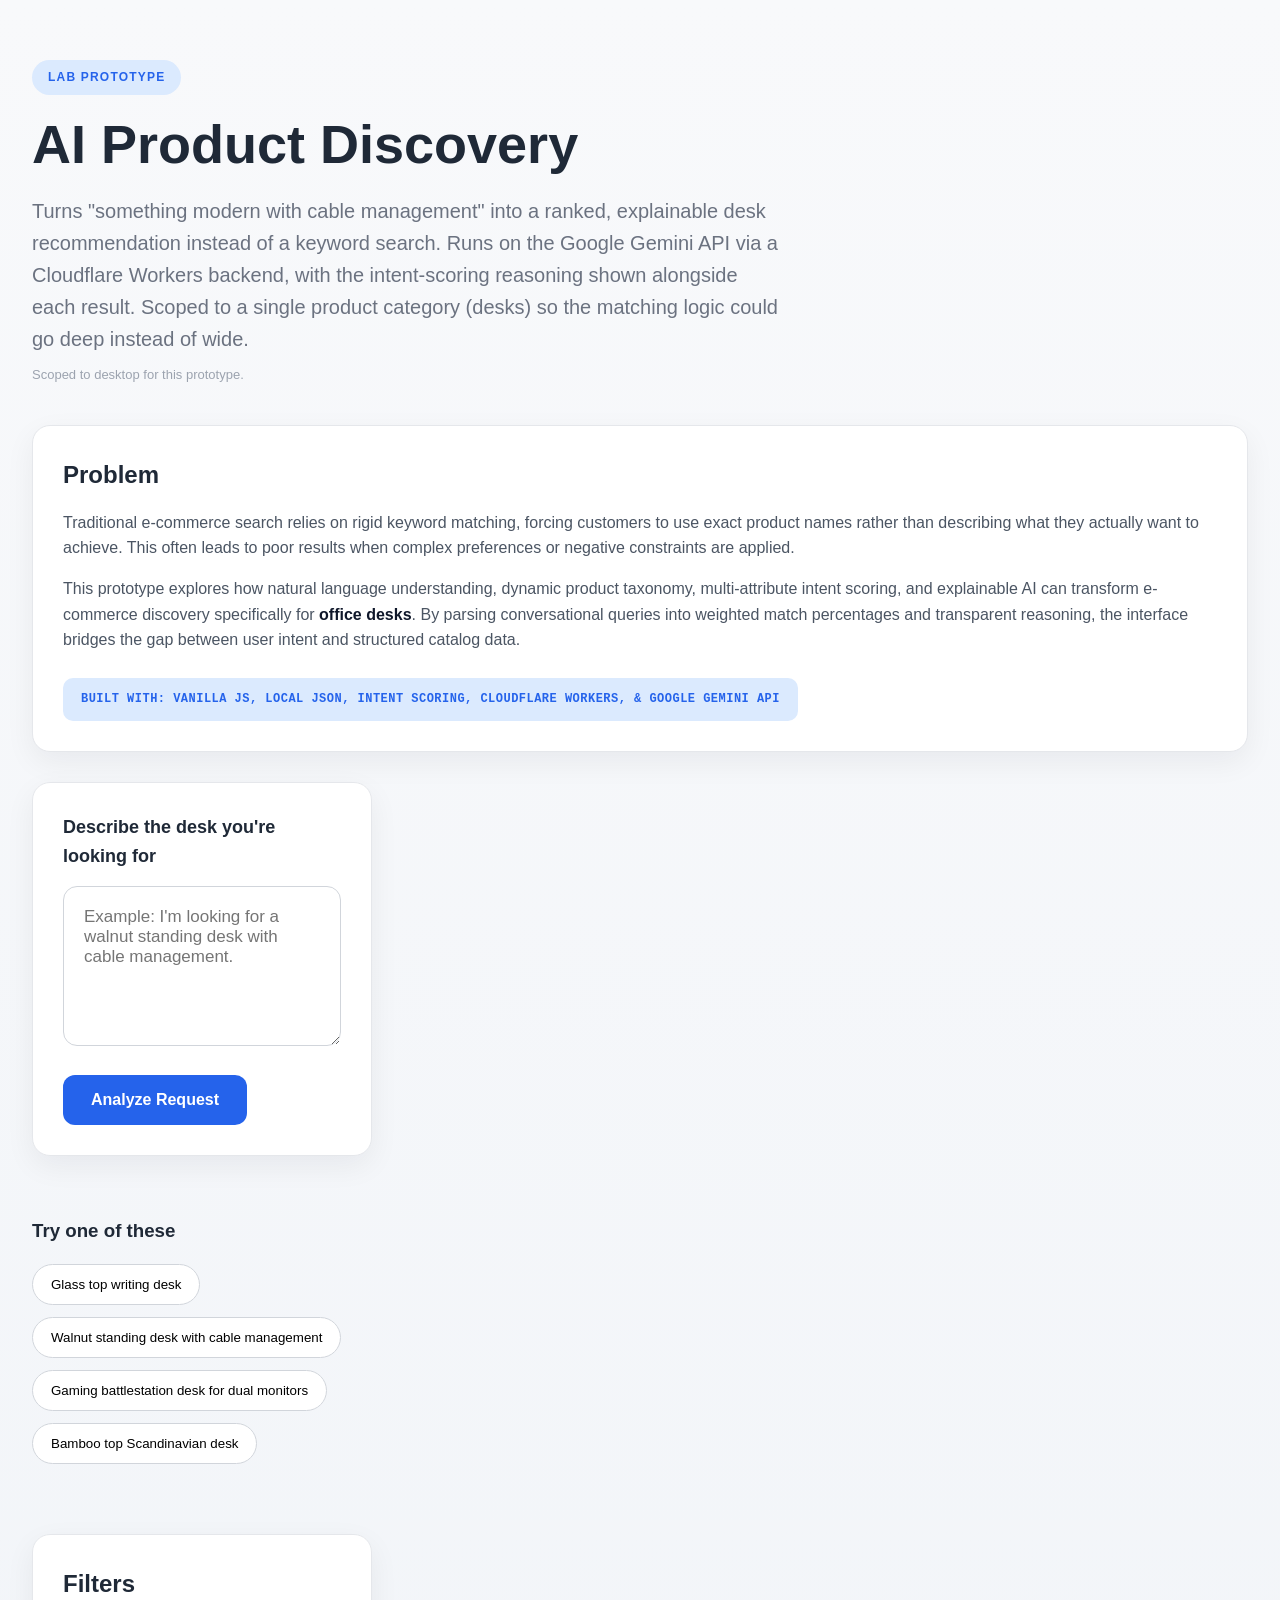
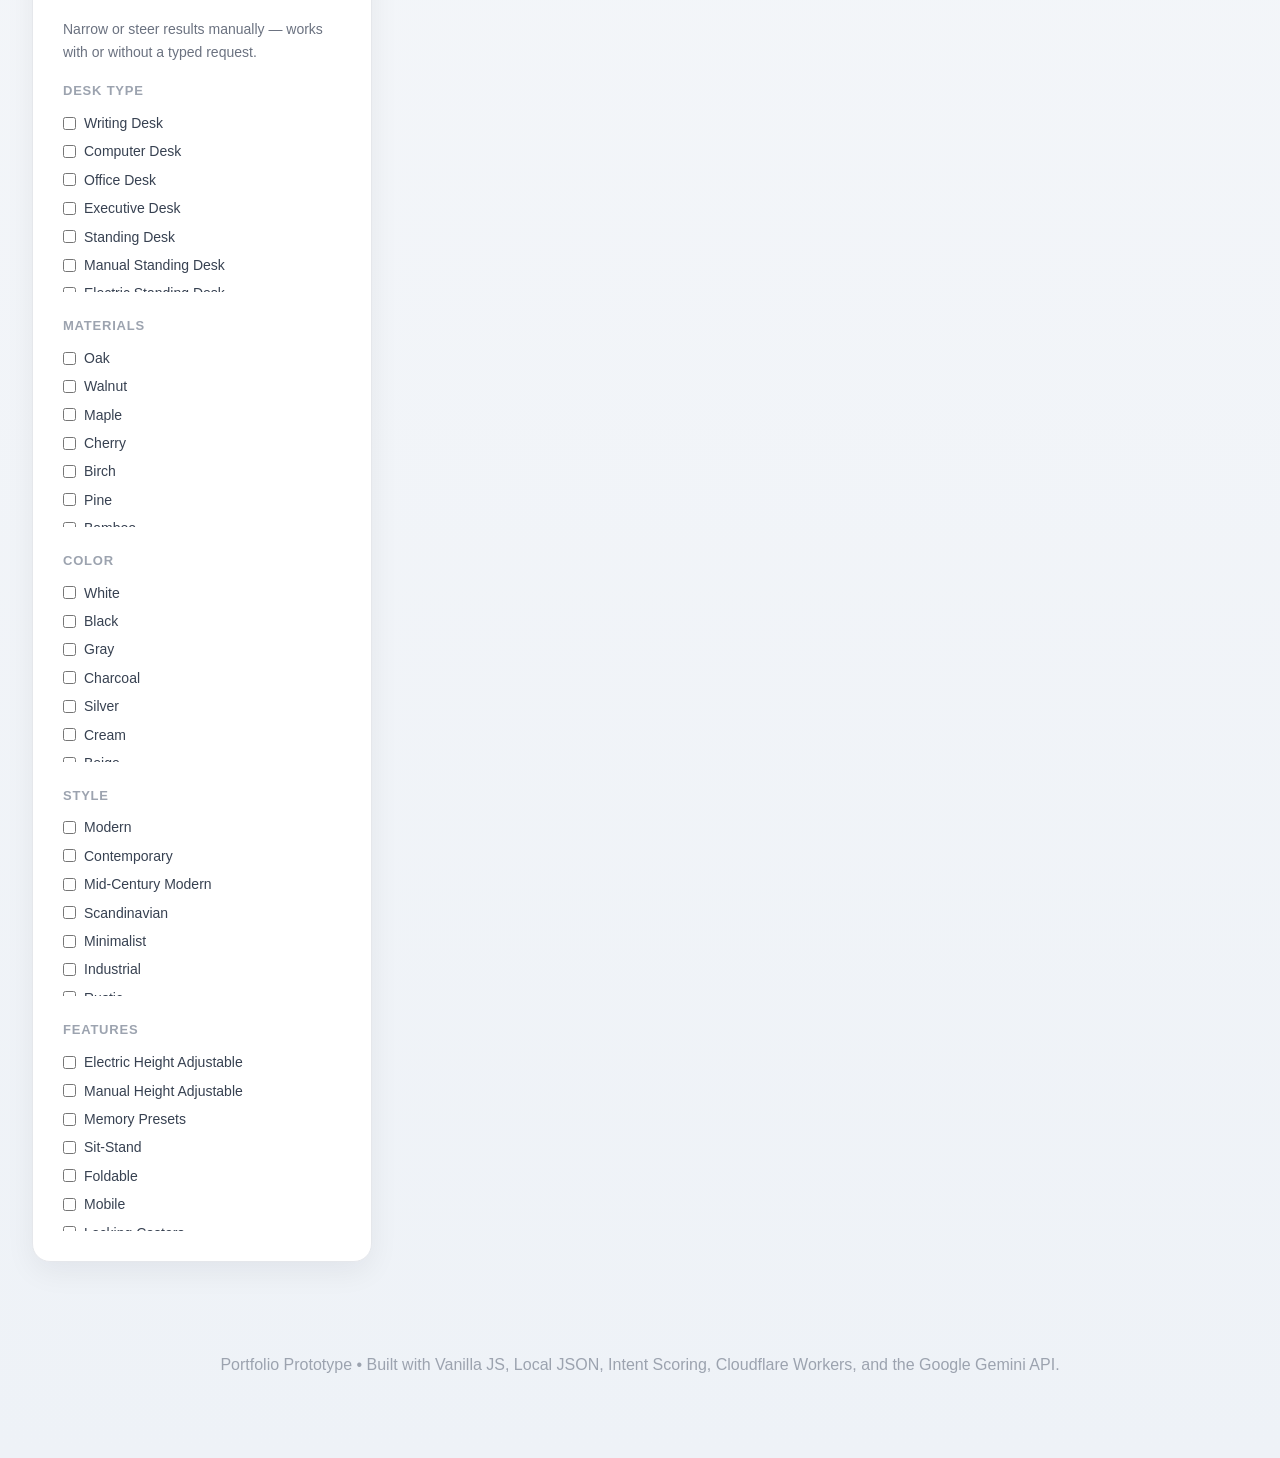
<file: experiments/ai-product-discovery/index.html>
<!DOCTYPE html>
<html lang="en">

<head>

    <meta charset="UTF-8">
    <meta name="viewport" content="width=device-width, initial-scale=1.0">

    <title>AI Product Discovery Lab</title>

    <link rel="stylesheet" href="style.css">

</head>

<body>

<div class="container">

<!-- Header -->

    <header>

        <span class="badge">
            LAB PROTOTYPE
        </span>

        <h1>
            AI Product Discovery
        </h1>

        <p class="intro">
            Turns "something modern with cable management" into a ranked, explainable desk recommendation instead of a keyword search. 
            Runs on the Google Gemini API via a Cloudflare Workers backend, with the intent-scoring reasoning shown alongside each result. 
            Scoped to a single product category (desks) so the matching logic could go deep instead of wide.
        </p>

        <p class="scope-note">
            Scoped to desktop for this prototype.
        </p>

    </header>



<!-- Problem -->

    <section class="info-card">

        <h2>Problem</h2>

        <p>
            Traditional e-commerce search relies on rigid keyword matching, forcing customers to use exact product names rather than describing what they actually want to achieve. This often leads to poor results when complex preferences or negative constraints are applied.
        </p>

      <p>
            This prototype explores how natural language understanding, dynamic product taxonomy, multi-attribute intent scoring, and explainable AI can transform e-commerce discovery specifically for <strong style="color: #0f172a; font-weight: 800;">office desks</strong>. By parsing conversational queries into weighted match percentages and transparent reasoning, the interface bridges the gap between user intent and structured catalog data.
        </p>

        <div class="tech-badge">
            BUILT WITH: VANILLA JS, LOCAL JSON, INTENT SCORING, CLOUDFLARE WORKERS, &amp; GOOGLE GEMINI API
        </div>

    </section>
    
<!-- Workspace -->

    <div class="workspace">

    <div class="workspace-left">

<!-- Search -->

    <section class="search-section">

        <label>

            Describe the desk you're looking for

        </label>

        <textarea
            id="userInput"
            placeholder="Example: I'm looking for a walnut standing desk with cable management."
        ></textarea>

        <button id="analyzeButton">

            Analyze Request

        </button>

        <div id="thinkingIndicator" class="thinking-indicator hidden">
            AI is analyzing your request<span class="thinking-dots"></span>
        </div>

    </section>



<!-- Sample Prompts -->

    <section class="sample-prompts">

        <h3>Try one of these</h3>

        <div class="prompt-container">

            <button class="prompt">
                Glass top writing desk
            </button>

            <button class="prompt">
                Walnut standing desk with cable management
            </button>

            <button class="prompt">
                Gaming battlestation desk for dual monitors
            </button>

            <button class="prompt">
                Bamboo top Scandinavian desk
            </button>

        </div>

    </section>



<!-- Filters -->

    <section class="filter-card">

        <h2>Filters</h2>

        <p class="filter-hint">
            Narrow or steer results manually — works with or
            without a typed request.
        </p>

        <div id="filterOutput" class="filter-panel">
        </div>

    </section>

    </div> 



    <div class="workspace-right">

<!-- Detected Attributes -->

    <section
        id="attributeCard"
        class="result-card hidden">

        <h2>

            Detected Attributes

        </h2>

        <p class="chip-hint">Remove a chip to refine results without retyping.</p>

        <div
            id="attributeOutput"
            class="attribute-container">

        </div>

    </section>



<!-- Intent Graph -->

    <section
        id="graphCard"
        class="result-card hidden">

        <h2>

            Intent Graph

        </h2>

        <div id="graphOutput" class="intent-graph">

        </div>

    </section>



<!-- AI Analysis -->

    <section
        id="reasoningCard"
        class="result-card hidden">

        <h2>

            AI Analysis

        </h2>

        <div id="reasoningOutput">

        </div>

    </section>



 <!-- Categories -->

    <section
        id="categoryCard"
        class="result-card hidden">

        <h2>

            Recommended Categories

        </h2>

        <div
            id="categoryOutput"
            class="chip-container">

        </div>

    </section>



<!-- Products -->

    <section
        id="productCard"
        class="result-card hidden">

        <h2>

            Suggested Products

        </h2>

        <div id="productOutput">

        </div>

    </section>



 <!-- Recommendation Summary -->

    <section
        id="explanationCard"
        class="result-card hidden">

        <h2>

            Recommendation Summary

        </h2>

        <div id="explanationOutput">

        </div>

    </section>

    </div> 

    </div> <!-- /workspace -->



<!-- Footer -->
<footer>
    <p>
        Portfolio Prototype • Built with Vanilla JS, Local JSON, Intent Scoring, Cloudflare Workers, and the Google Gemini API.
    </p>
</footer>

</div>



<script src="script.js"></script>

</body>

</html>
</file>
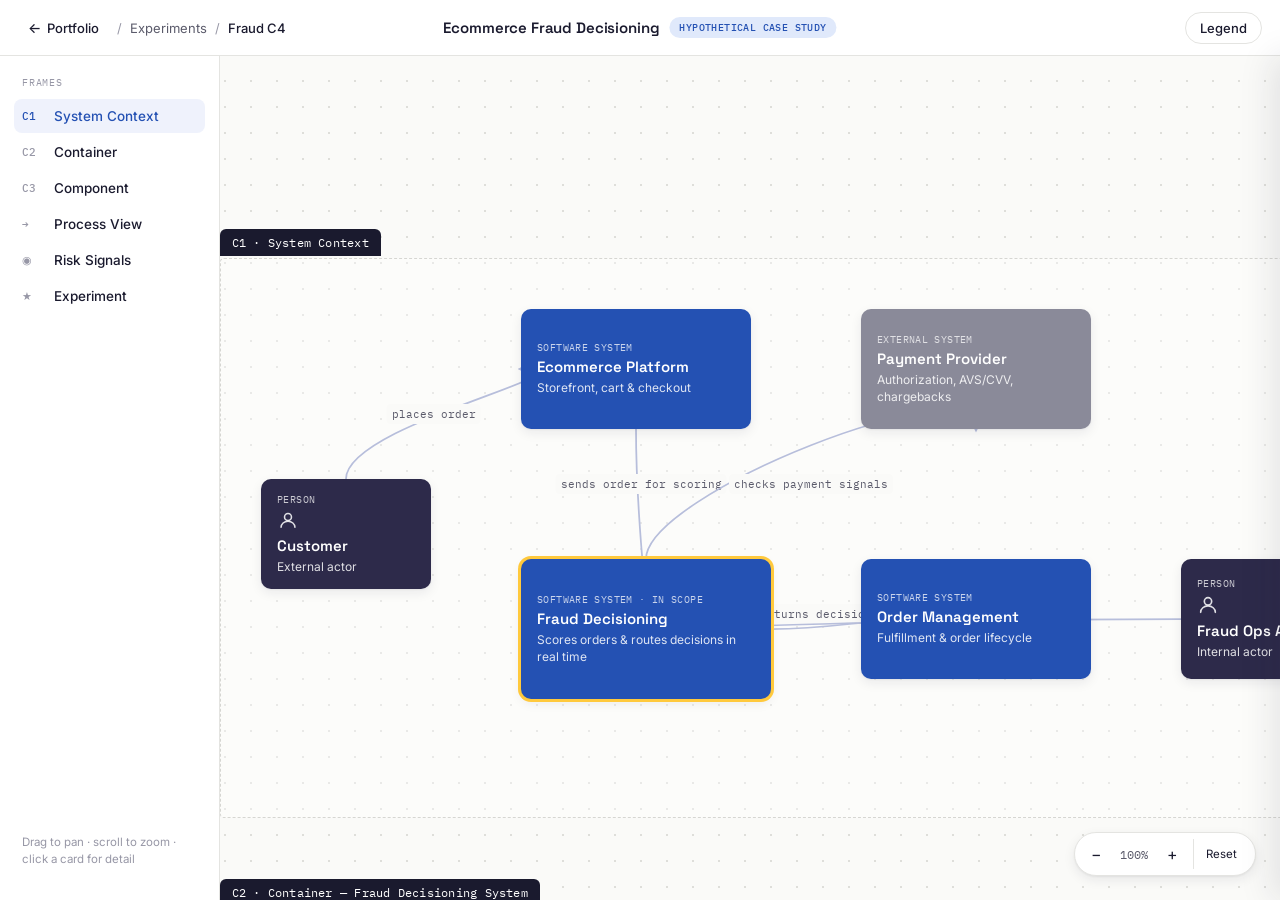
<file: experiments/fraud-c4/index.html>
<!DOCTYPE html>
<html lang="en">
<head>
<meta charset="UTF-8">
<meta name="viewport" content="width=device-width, initial-scale=1.0">
<title>Ecommerce Fraud Decisioning — C4 Architecture Board</title>
<meta name="description" content="A hypothetical C4 architecture and process board for an ecommerce fraud decisioning system, built Miro-board style.">
<link rel="preconnect" href="https://fonts.googleapis.com">
<link rel="preconnect" href="https://fonts.gstatic.com" crossorigin>
<link href="https://fonts.googleapis.com/css2?family=Space+Grotesk:wght@500;600;700&family=Inter:wght@400;500;600&family=IBM+Plex+Mono:wght@400;500&display=swap" rel="stylesheet">
<link rel="stylesheet" href="style.css">
</head>
<body>

<header class="topbar">
  <div class="topbar-left">
    <a class="back-link" href="https://nikigolen.github.io/" title="Back to portfolio">
      <span class="back-arrow">&larr;</span> Portfolio
    </a>
    <span class="crumb-sep">/</span>
    <span class="crumb">Experiments</span>
    <span class="crumb-sep">/</span>
    <span class="crumb crumb-current">Fraud C4</span>
  </div>
  <div class="topbar-center">
    <h1 class="board-title">Ecommerce Fraud Decisioning</h1>
    <span class="board-tag">hypothetical case study</span>
  </div>
  <div class="topbar-right">
    <button class="legend-toggle" id="legendToggle" aria-expanded="false" aria-controls="legendPanel">
      Legend
    </button>
  </div>
</header>

<div class="board-shell">

    <nav class="sidebar" id="sidebar" aria-label="Board frames">
    <p class="sidebar-heading">Frames</p>
    <ul class="frame-list">
      <li><button class="frame-nav-btn" data-target="frame-c1">
        <span class="frame-nav-index">C1</span> System Context
      </button></li>
      <li><button class="frame-nav-btn" data-target="frame-c2">
        <span class="frame-nav-index">C2</span> Container
      </button></li>
      <li><button class="frame-nav-btn" data-target="frame-c3">
        <span class="frame-nav-index">C3</span> Component
      </button></li>
      <li><button class="frame-nav-btn" data-target="frame-process">
        <span class="frame-nav-index">&#8594;</span> Process View
      </button></li>
      <li><button class="frame-nav-btn" data-target="frame-signals">
        <span class="frame-nav-index">&#9673;</span> Risk Signals
      </button></li>
      <li><button class="frame-nav-btn" data-target="frame-experiment">
        <span class="frame-nav-index">&#9733;</span> Experiment
      </button></li>
    </ul>
    <p class="sidebar-hint">Drag to pan &middot; scroll to zoom &middot; click a card for detail</p>
  </nav>

    <main class="canvas-viewport" id="viewport">
    <div class="canvas-grid" id="canvasGrid"></div>
    <div class="canvas-inner" id="canvasInner">

                        <section class="frame frame-c1" id="frame-c1" style="width:1180px;height:560px;">
        <span class="frame-tab">C1 &middot; System Context</span>
        <svg class="connectors" id="conn-c1"></svg>

        <div class="node node-person" id="c1-customer" style="left:40px;top:220px;width:170px;height:110px;" tabindex="0" role="button" aria-haspopup="dialog">
          <span class="node-kind">Person</span>
          <svg class="node-icon" viewBox="0 0 24 24" fill="none" aria-hidden="true"><circle cx="12" cy="8" r="4" stroke="currentColor" stroke-width="1.8"/><path d="M4 20c0-4 3.6-7 8-7s8 3 8 7" stroke="currentColor" stroke-width="1.8" stroke-linecap="round"/></svg>
          <span class="node-title">Customer</span>
          <span class="node-sub">External actor</span>
        </div>

        <div class="node node-system" id="c1-ecommerce" style="left:300px;top:50px;width:230px;height:120px;" tabindex="0" role="button" aria-haspopup="dialog">
          <span class="node-kind">Software System</span>
          <span class="node-title">Ecommerce Platform</span>
          <span class="node-sub">Storefront, cart &amp; checkout</span>
        </div>

        <div class="node node-system node-focal" id="c1-fraud" style="left:300px;top:300px;width:250px;height:140px;" tabindex="0" role="button" aria-haspopup="dialog">
          <span class="node-kind">Software System &middot; in scope</span>
          <span class="node-title">Fraud Decisioning</span>
          <span class="node-sub">Scores orders &amp; routes decisions in real time</span>
        </div>

        <div class="node node-external" id="c1-payment" style="left:640px;top:50px;width:230px;height:120px;" tabindex="0" role="button" aria-haspopup="dialog">
          <span class="node-kind">External System</span>
          <span class="node-title">Payment Provider</span>
          <span class="node-sub">Authorization, AVS/CVV, chargebacks</span>
        </div>

        <div class="node node-system" id="c1-order" style="left:640px;top:300px;width:230px;height:120px;" tabindex="0" role="button" aria-haspopup="dialog">
          <span class="node-kind">Software System</span>
          <span class="node-title">Order Management</span>
          <span class="node-sub">Fulfillment &amp; order lifecycle</span>
        </div>

        <div class="node node-person" id="c1-analyst" style="left:960px;top:300px;width:180px;height:120px;" tabindex="0" role="button" aria-haspopup="dialog">
          <span class="node-kind">Person</span>
          <svg class="node-icon" viewBox="0 0 24 24" fill="none" aria-hidden="true"><circle cx="12" cy="8" r="4" stroke="currentColor" stroke-width="1.8"/><path d="M4 20c0-4 3.6-7 8-7s8 3 8 7" stroke="currentColor" stroke-width="1.8" stroke-linecap="round"/></svg>
          <span class="node-title">Fraud Ops Analyst</span>
          <span class="node-sub">Internal actor</span>
        </div>
      </section>

                        <section class="frame frame-c2" id="frame-c2" style="width:1360px;height:620px;">
        <span class="frame-tab">C2 &middot; Container — Fraud Decisioning System</span>
        <svg class="connectors" id="conn-c2"></svg>

        <div class="node node-container" id="c2-signal" style="left:40px;top:250px;width:190px;height:110px;" tabindex="0" role="button" aria-haspopup="dialog">
          <span class="node-kind">Container</span>
          <span class="node-title">Signal Collection</span>
          <span class="node-sub">Ingests raw event data</span>
        </div>

        <div class="node node-container" id="c2-feature" style="left:300px;top:50px;width:200px;height:110px;" tabindex="0" role="button" aria-haspopup="dialog">
          <span class="node-kind">Container</span>
          <span class="node-title">Feature Store</span>
          <span class="node-sub">Real-time &amp; historical features</span>
        </div>

        <div class="node node-container" id="c2-scoring" style="left:300px;top:440px;width:200px;height:110px;" tabindex="0" role="button" aria-haspopup="dialog">
          <span class="node-kind">Container</span>
          <span class="node-title">Risk Scoring Service</span>
          <span class="node-sub">ML model inference</span>
        </div>

        <div class="node node-container node-focal" id="c2-decision" style="left:580px;top:250px;width:220px;height:130px;" tabindex="0" role="button" aria-haspopup="dialog">
          <span class="node-kind">Container &middot; in scope</span>
          <span class="node-title">Decision Engine</span>
          <span class="node-sub">Rules + thresholds + routing</span>
        </div>

        <div class="node node-outcome node-outcome-approve" id="c2-approve" style="left:860px;top:130px;width:150px;height:70px;" tabindex="0" role="button" aria-haspopup="dialog">
          <span class="node-title">Approve</span>
          <span class="node-sub">Low risk</span>
        </div>
        <div class="node node-outcome node-outcome-review" id="c2-review" style="left:860px;top:280px;width:150px;height:70px;" tabindex="0" role="button" aria-haspopup="dialog">
          <span class="node-title">Review</span>
          <span class="node-sub">Medium risk</span>
        </div>
        <div class="node node-outcome node-outcome-reject" id="c2-reject" style="left:860px;top:430px;width:150px;height:70px;" tabindex="0" role="button" aria-haspopup="dialog">
          <span class="node-title">Reject</span>
          <span class="node-sub">High risk</span>
        </div>

        <div class="node node-container" id="c2-queue" style="left:1080px;top:50px;width:220px;height:110px;" tabindex="0" role="button" aria-haspopup="dialog">
          <span class="node-kind">Container</span>
          <span class="node-title">Case Queue</span>
          <span class="node-sub">Holds orders pending review</span>
        </div>

        <div class="node node-container" id="c2-console" style="left:1080px;top:440px;width:220px;height:110px;" tabindex="0" role="button" aria-haspopup="dialog">
          <span class="node-kind">Container</span>
          <span class="node-title">Fraud Ops Console</span>
          <span class="node-sub">Analyst review UI</span>
        </div>
      </section>

                        <section class="frame frame-c3" id="frame-c3" style="width:1300px;height:300px;">
        <span class="frame-tab">C3 &middot; Component — Decision Engine</span>
        <svg class="connectors" id="conn-c3"></svg>

        <div class="node node-component" id="c3-rules" style="left:40px;top:80px;width:220px;height:140px;" tabindex="0" role="button" aria-haspopup="dialog">
          <span class="node-kind">Component</span>
          <span class="node-title">Rule Evaluator</span>
          <span class="node-sub">Deterministic fraud rules</span>
        </div>

        <div class="node node-component" id="c3-threshold" style="left:300px;top:80px;width:220px;height:140px;" tabindex="0" role="button" aria-haspopup="dialog">
          <span class="node-kind">Component</span>
          <span class="node-title">Threshold Manager</span>
          <span class="node-sub">Score cutoffs by segment</span>
        </div>

        <div class="node node-component" id="c3-mladapter" style="left:560px;top:80px;width:220px;height:140px;" tabindex="0" role="button" aria-haspopup="dialog">
          <span class="node-kind">Component</span>
          <span class="node-title">ML Score Adapter</span>
          <span class="node-sub">Calls Risk Scoring Service</span>
        </div>

        <div class="node node-component" id="c3-explain" style="left:820px;top:80px;width:220px;height:140px;" tabindex="0" role="button" aria-haspopup="dialog">
          <span class="node-kind">Component</span>
          <span class="node-title">Explainability Service</span>
          <span class="node-sub">Reason codes for each decision</span>
        </div>

        <div class="node node-component" id="c3-audit" style="left:1080px;top:80px;width:220px;height:140px;" tabindex="0" role="button" aria-haspopup="dialog">
          <span class="node-kind">Component</span>
          <span class="node-title">Audit Logger</span>
          <span class="node-sub">Immutable decision trail</span>
        </div>
      </section>

                        <section class="frame frame-process" id="frame-process">
        <span class="frame-tab">Process View &middot; Order to Decision</span>

        <div class="swimlanes">
          <div class="swimlane">
            <div class="lane-label">Customer</div>
            <div class="lane-track">
              <div class="step-card" id="p-place" tabindex="0" role="button" aria-haspopup="dialog">Places order</div>
            </div>
          </div>
          <div class="swimlane">
            <div class="lane-label">Ecommerce Platform</div>
            <div class="lane-track">
              <div class="step-spacer"></div>
              <div class="step-card" id="p-submit" tabindex="0" role="button" aria-haspopup="dialog">Submits order for scoring</div>
            </div>
          </div>
          <div class="swimlane">
            <div class="lane-label">Fraud Decisioning</div>
            <div class="lane-track">
              <div class="step-spacer step-spacer-lg"></div>
              <div class="step-card" id="p-collect" tabindex="0" role="button" aria-haspopup="dialog">Collects signals</div>
              <div class="step-card" id="p-score" tabindex="0" role="button" aria-haspopup="dialog">Scores risk</div>
              <div class="step-card step-card-branch" id="p-route" tabindex="0" role="button" aria-haspopup="dialog">Routes decision</div>
            </div>
            <div class="lane-branches">
              <div class="branch branch-approve" id="p-approve" tabindex="0" role="button" aria-haspopup="dialog">
                <span class="branch-label">Approve</span>
                <span class="branch-sub">Order proceeds</span>
              </div>
              <div class="branch branch-review" id="p-review" tabindex="0" role="button" aria-haspopup="dialog">
                <span class="branch-label">Review</span>
                <span class="branch-sub">Sent to case queue</span>
              </div>
              <div class="branch branch-reject" id="p-reject" tabindex="0" role="button" aria-haspopup="dialog">
                <span class="branch-label">Reject</span>
                <span class="branch-sub">Order blocked</span>
              </div>
            </div>
          </div>
          <div class="swimlane">
            <div class="lane-label">Fraud Ops Analyst</div>
            <div class="lane-track lane-track-analyst">
              <div class="step-card step-card-dim" id="p-analyst" tabindex="0" role="button" aria-haspopup="dialog">Resolves reviewed cases</div>
            </div>
          </div>
          <div class="swimlane">
            <div class="lane-label">Order Management</div>
            <div class="lane-track lane-track-final">
              <div class="step-card step-card-dim" id="p-fulfill" tabindex="0" role="button" aria-haspopup="dialog">Fulfills or cancels order</div>
            </div>
          </div>
        </div>
      </section>

                        <section class="frame frame-signals" id="frame-signals">
        <span class="frame-tab">Reference &middot; Risk Signal Taxonomy</span>
        <div class="signal-grid">
          <div class="signal-card" id="sig-device" tabindex="0" role="button" aria-haspopup="dialog">
            <span class="signal-title">Device</span>
            <div class="tag-row">
              <span class="tag">Device fingerprint</span>
              <span class="tag">Emulator detection</span>
              <span class="tag">IP reputation</span>
            </div>
          </div>
          <div class="signal-card" id="sig-account" tabindex="0" role="button" aria-haspopup="dialog">
            <span class="signal-title">Account</span>
            <div class="tag-row">
              <span class="tag">Account age</span>
              <span class="tag">Login velocity</span>
              <span class="tag">Prior chargebacks</span>
            </div>
          </div>
          <div class="signal-card" id="sig-payment" tabindex="0" role="button" aria-haspopup="dialog">
            <span class="signal-title">Payment</span>
            <div class="tag-row">
              <span class="tag">BIN risk</span>
              <span class="tag">AVS / CVV match</span>
              <span class="tag">Card velocity</span>
            </div>
          </div>
          <div class="signal-card" id="sig-behavior" tabindex="0" role="button" aria-haspopup="dialog">
            <span class="signal-title">Behavior</span>
            <div class="tag-row">
              <span class="tag">Session pattern</span>
              <span class="tag">Time on site</span>
              <span class="tag">Copy/paste at checkout</span>
            </div>
          </div>
          <div class="signal-card" id="sig-order" tabindex="0" role="button" aria-haspopup="dialog">
            <span class="signal-title">Order</span>
            <div class="tag-row">
              <span class="tag">Basket value</span>
              <span class="tag">Ship/bill mismatch</span>
              <span class="tag">High-resale items</span>
            </div>
          </div>
        </div>
      </section>

                        <section class="frame frame-experiment" id="frame-experiment">
        <span class="frame-tab">Product Experiment</span>
        <div class="sticky-note">
          <span class="sticky-eyebrow">Hypothesis</span>
          <h3 class="sticky-title">Device fingerprinting will cut fraud without hurting conversion</h3>
          <p class="sticky-body">If we add device-level signals to the Decision Engine, we should catch more fraudulent orders while leaving legitimate customers mostly unaffected. Worth a real A/B test before rolling it out broadly.</p>
          <div class="sticky-metrics">
            <span class="metric metric-down">Fraud loss <b>&darr;</b></span>
            <span class="metric metric-down">False positives <b>&darr;</b></span>
            <span class="metric metric-flat">Conversion <b>&harr;</b></span>
            <span class="metric metric-down">Review volume <b>&darr;</b></span>
          </div>
        </div>
      </section>

    </div>   </main>

    <div class="zoom-controls">
    <button id="zoomOut" aria-label="Zoom out">&minus;</button>
    <span id="zoomLevel">100%</span>
    <button id="zoomIn" aria-label="Zoom in">+</button>
    <button id="zoomReset" class="zoom-reset">Reset</button>
  </div>

    <nav class="mobile-frame-bar" aria-label="Jump to frame">
    <button class="mobile-frame-btn" data-target="frame-c1">C1</button>
    <button class="mobile-frame-btn" data-target="frame-c2">C2</button>
    <button class="mobile-frame-btn" data-target="frame-c3">C3</button>
    <button class="mobile-frame-btn" data-target="frame-process">Process</button>
    <button class="mobile-frame-btn" data-target="frame-signals">Signals</button>
    <button class="mobile-frame-btn" data-target="frame-experiment">Experiment</button>
  </nav>

    <aside class="legend-panel" id="legendPanel" aria-hidden="true">
    <p class="legend-heading">C4 Notation</p>
    <div class="legend-row"><span class="swatch swatch-person"></span> Person</div>
    <div class="legend-row"><span class="swatch swatch-system"></span> Software System</div>
    <div class="legend-row"><span class="swatch swatch-external"></span> External System</div>
    <div class="legend-row"><span class="swatch swatch-container"></span> Container</div>
    <div class="legend-row"><span class="swatch swatch-component"></span> Component</div>
    <div class="legend-row"><span class="swatch swatch-focal"></span> In scope for this role</div>
  </aside>

    <aside class="detail-panel" id="detailPanel" aria-hidden="true">
    <button class="detail-close" id="detailClose" aria-label="Close">&times;</button>
    <span class="detail-kind" id="detailKind">SYSTEM DETAIL</span>
    <h2 class="detail-title" id="detailTitle">Select a node</h2>
    <p class="detail-summary" id="detailSummary">Click any system, container, component, or process step to learn more.</p>
    <ul class="detail-list" id="detailList"></ul>
  </aside>

</div> 
<script src="script.js"></script>
</body>
</html>
</file>
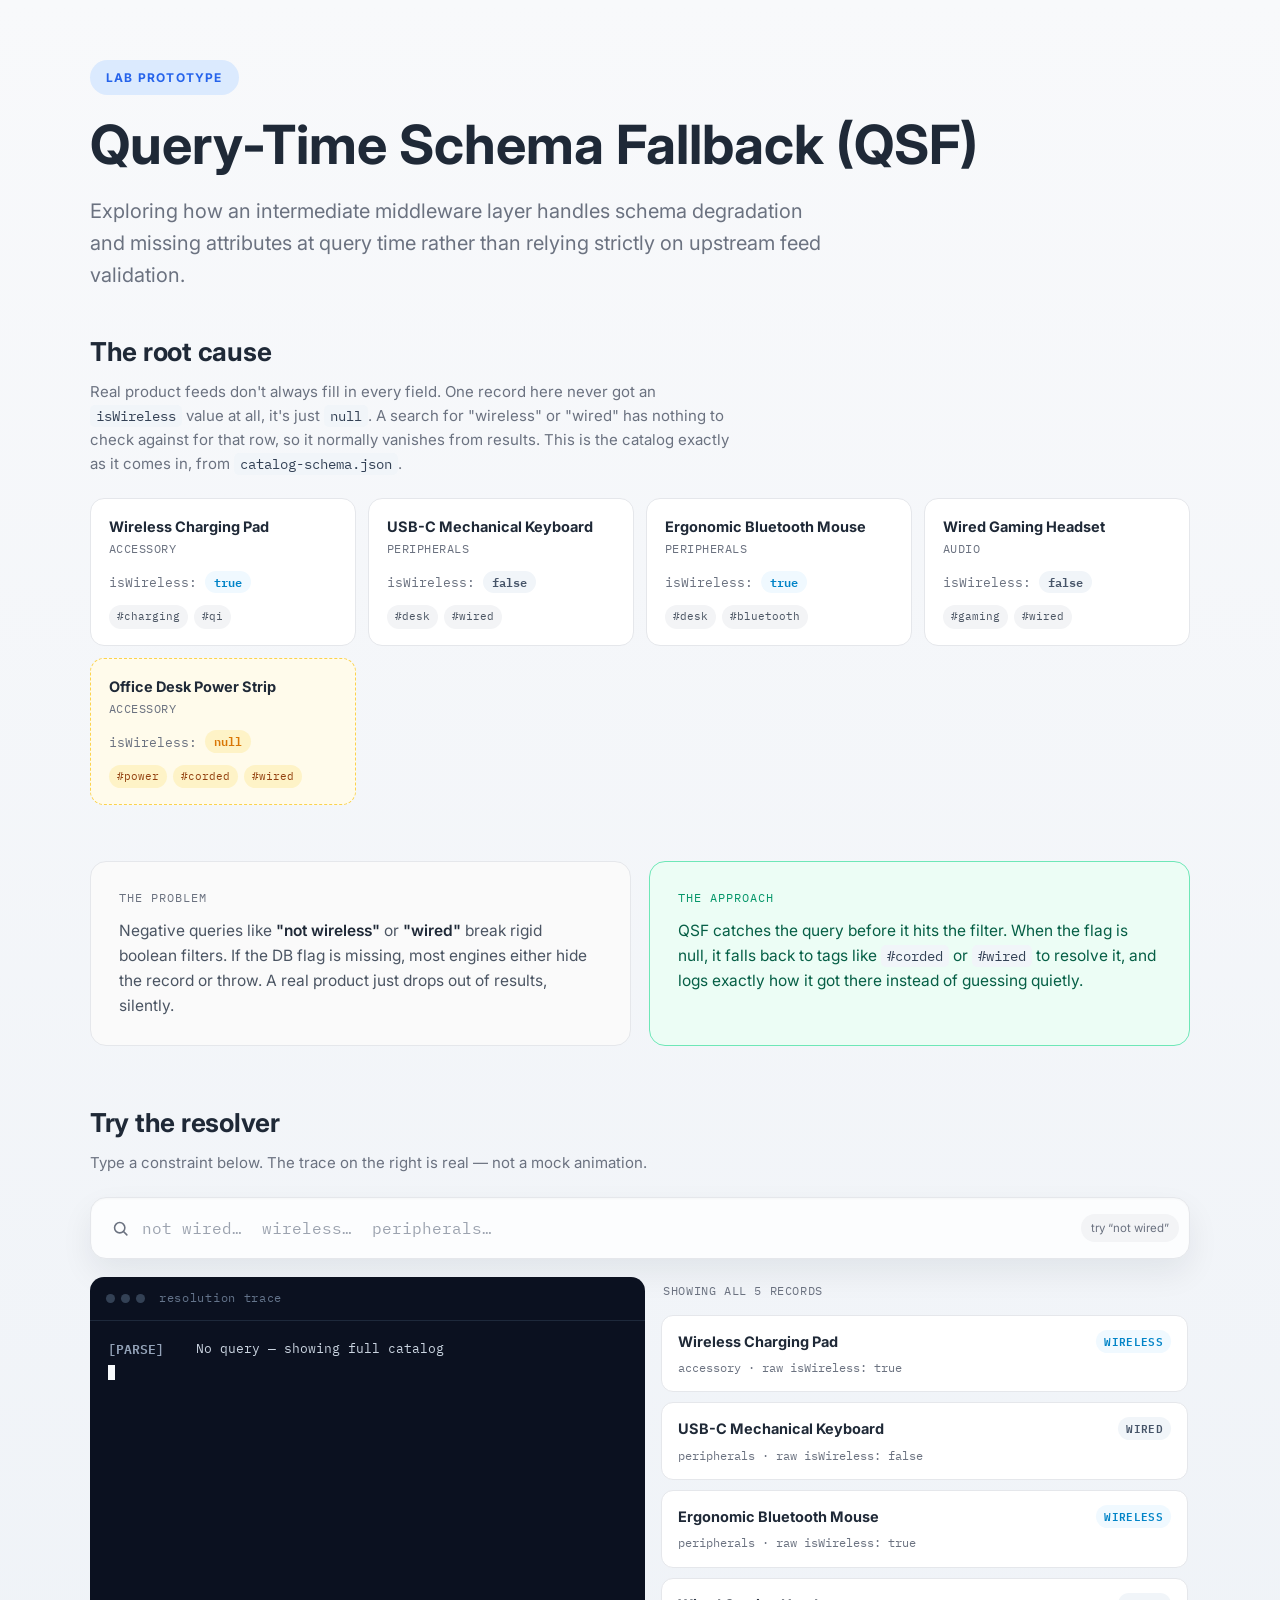
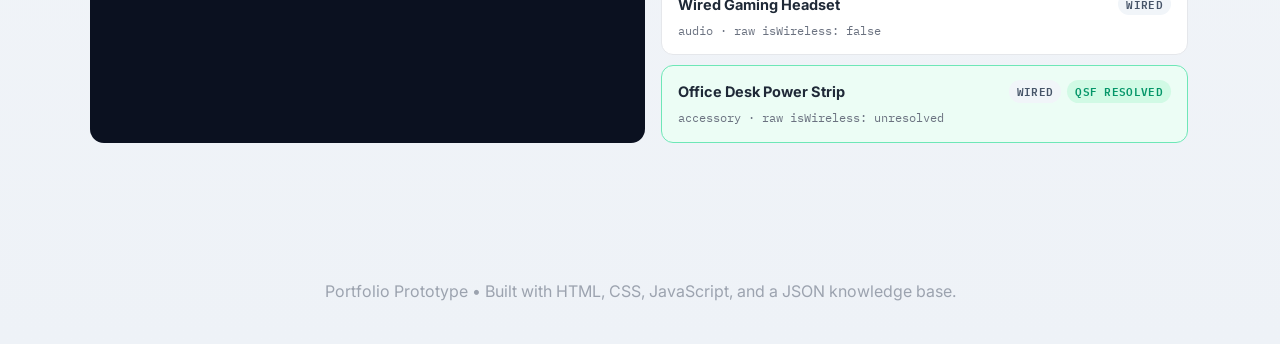
<file: experiments/query-schema-fallback/index.html>
<!DOCTYPE html>
<html lang="en">

<head>
    <meta charset="UTF-8">
    <meta name="viewport" content="width=device-width, initial-scale=1.0">

    <title>QSF - Case Study &amp; Interactive Lab</title>

    <link rel="preconnect" href="https://fonts.googleapis.com">
    <link rel="preconnect" href="https://fonts.gstatic.com" crossorigin>
    <link href="https://fonts.googleapis.com/css2?family=IBM+Plex+Mono:wght@400;500;600&family=Inter:wght@400;500;600;700;800&display=swap" rel="stylesheet">

    <link rel="stylesheet" href="style.css">
</head>


<body>

<div class="container">

    <!-- Header -->
    <header>

        <span class="badge">
            LAB PROTOTYPE
        </span>

        <h1>
            Query-Time Schema Fallback (QSF)
        </h1>

        <p class="intro">
            Exploring how an intermediate middleware layer handles schema degradation and missing attributes at query time rather than relying strictly on upstream feed validation.
        </p>

    </header>


    <section class="reveal panel-block">

        <div class="section-head">
            <h2>The root cause</h2>
            <p class="section-sub">
                Real product feeds don't always fill in every field. One record here never got an <code>isWireless</code> value at all, it's just <code>null</code>. A search for "wireless" or "wired" has nothing to check against for that row, so it normally vanishes from results. This is the catalog exactly as it comes in, from <code>catalog-schema.json</code>.
            </p>
        </div>

        <div id="record-grid" class="record-grid">
            <!-- populated by script.js -->
        </div>

    </section>


    <!-- Problem -->
    <section class="reveal problem-approach">

        <div class="pa-card pa-card--problem">
            <span class="pa-eyebrow">The problem</span>
            <p>
                Negative queries like <em>"not wireless"</em> or <em>"wired"</em> break rigid boolean filters. If the DB flag is missing, most engines either hide the record or throw. A real product just drops out of results, silently.
            </p>
        </div>

        <div class="pa-card pa-card--approach">
            <span class="pa-eyebrow pa-eyebrow--accent">The approach</span>
            <p>
                QSF catches the query before it hits the filter. When the flag is null, it falls back to tags like <code>#corded</code> or <code>#wired</code> to resolve it, and logs exactly how it got there instead of guessing quietly.
            </p>
        </div>

    </section>


    <!-- Engine -->
    <section class="reveal engine-section">

        <div class="section-head">
            <h2>Try the resolver</h2>
            <p class="section-sub">
                Type a constraint below. The trace on the right is real &mdash; not a mock animation.
            </p>
        </div>

        <div class="query-bar">
            <svg class="query-bar-icon" viewBox="0 0 24 24" fill="none" aria-hidden="true">
                <circle cx="11" cy="11" r="6.5" stroke="currentColor" stroke-width="2"/>
                <path d="M20 20L15.8 15.8" stroke="currentColor" stroke-width="2" stroke-linecap="round"/>
            </svg>
            <input
                type="text"
                id="search-input"
                placeholder="not wired&hellip;  wireless&hellip;  peripherals&hellip;"
                autocomplete="off"
                spellcheck="false"
            >
            <span class="query-bar-hint">try &ldquo;not wired&rdquo;</span>
        </div>

        <div class="engine-grid">

            <div class="trace-pane">
                <div class="trace-pane-head">
                    <span class="trace-dot"></span>
                    <span class="trace-dot"></span>
                    <span class="trace-dot"></span>
                    <span class="trace-pane-title">resolution&nbsp;trace</span>
                </div>
                <div id="trace-console" class="trace-console" aria-live="polite">
                    <!-- populated by script.js -->
                </div>
            </div>

            <div class="results-pane">
                <div class="results-pane-head">
                    <span class="results-count" id="results-count">&nbsp;</span>
                </div>
                <div id="results-container" class="results-grid">
                    <!-- populated by script.js -->
                </div>
            </div>

        </div>

    </section>

</div>


<!-- Footer -->
<footer>
    <p>
        Portfolio Prototype &bull; Built with HTML, CSS, JavaScript, and a JSON knowledge base.
    </p>
</footer>


<script src="script.js" defer></script>

</body>

</html>
</file>
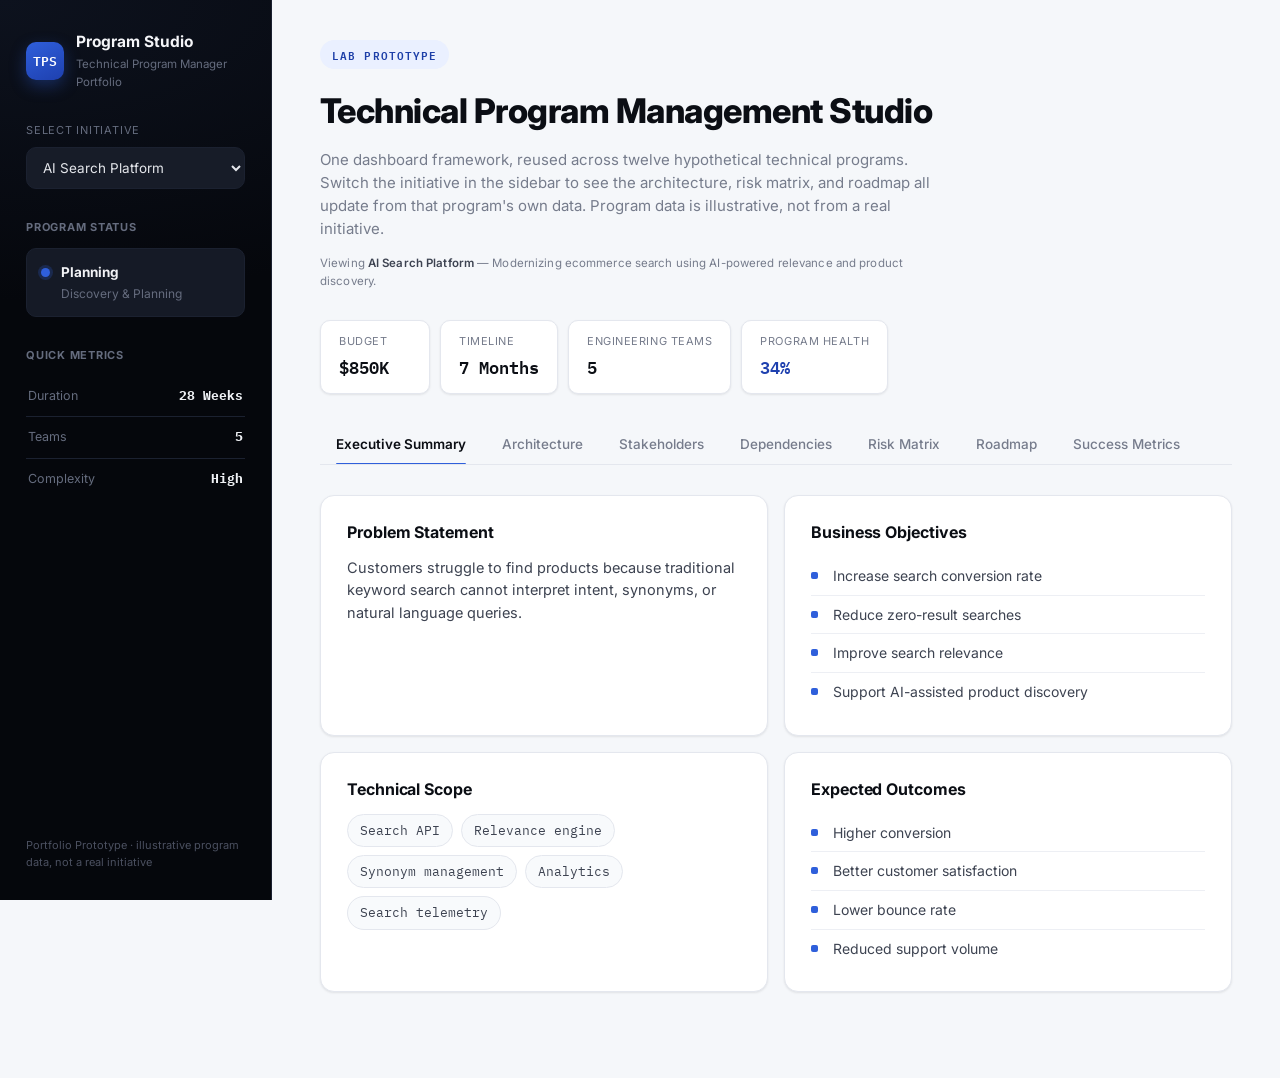
<file: experiments/technical-program-studio/index.html>
<!DOCTYPE html>
<html lang="en">

<head>

    <meta charset="UTF-8">
    <meta name="viewport" content="width=device-width, initial-scale=1.0">

    <title>Technical Program Studio</title>

    <link rel="stylesheet" href="style.css">

    <link rel="preconnect" href="https://fonts.googleapis.com">
    <link rel="preconnect" href="https://fonts.gstatic.com" crossorigin>

    <link href="https://fonts.googleapis.com/css2?family=IBM+Plex+Mono:wght@400;500;600&family=Inter:wght@300;400;500;600;700;800&display=swap" rel="stylesheet">

</head>

<body>

<div class="app">

    <aside class="sidebar">

        <div class="logo">
            <span class="logo-mark">TPS</span>
            <div>
                <h2>Program Studio</h2>
                <p>Technical Program Manager Portfolio</p>
            </div>
        </div>

        <div class="program-selector">

            <label for="programSelect">Select Initiative</label>

            <select id="programSelect">
                <option value="search">AI Search Platform</option>
                <option value="global">Global Ecommerce Expansion</option>
                <option value="recommendation">Recommendation Engine</option>
                <option value="identity">Identity &amp; Authentication</option>
                <option value="privacy">Privacy Compliance Framework</option>
                <option value="payments">Payment Modernization</option>
                <option value="inventory">Inventory Synchronization</option>
                <option value="warehouse">Data Warehouse Migration</option>
                <option value="mobile">Mobile Commerce App</option>
                <option value="support">AI Customer Support</option>
                <option value="personalization">Personalization Platform</option>
                <option value="api">API Platform</option>
            </select>

        </div>

        <div class="sidebar-section">

            <h3>Program Status</h3>

            <div class="status-card">
                <span class="status-dot" id="statusDot"></span>
                <div>
                    <strong id="statusLabel">Planning</strong>
                    <p id="statusDescription">Discovery &amp; Planning Phase</p>
                </div>
            </div>

        </div>

        <div class="sidebar-section">

            <h3>Quick Metrics</h3>

            <div class="metric-mini">
                <span>Duration</span>
                <strong id="durationMini">28 Weeks</strong>
            </div>

            <div class="metric-mini">
                <span>Teams</span>
                <strong id="teamsMini">8</strong>
            </div>

            <div class="metric-mini">
                <span>Complexity</span>
                <strong id="complexityMini">High</strong>
            </div>

        </div>

        <div class="sidebar-foot">
            Portfolio Prototype &middot; illustrative program data, not a real initiative
        </div>

    </aside>

    <main class="main-content">

        <header class="hero">
            <div class="hero-text">
                <span class="badge" id="badgeText">LAB PROTOTYPE</span>
                <h1>Technical Program Management Studio</h1>
                <p class="intro">
                    One dashboard framework, reused across twelve hypothetical technical programs. Switch the initiative in the sidebar to see the architecture, risk matrix, and roadmap all update from that program's own data. Program data is illustrative, not from a real initiative.
                </p>
                <p class="viewing-label">
                    Viewing <strong id="programTitle">AI Search Platform</strong> &mdash; <span id="programSubtitle">Modernizing ecommerce search through AI-driven product discovery.</span>
                </p>
            </div>

            <div class="hero-stats">
                <div class="hero-stat">
                    <span>Budget</span>
                    <strong id="budget">$850K</strong>
                </div>
                <div class="hero-stat">
                    <span>Timeline</span>
                    <strong id="timeline">7 Months</strong>
                </div>
                <div class="hero-stat">
                    <span>Engineering Teams</span>
                    <strong id="engineeringTeams">6</strong>
                </div>
                <div class="hero-stat is-health">
                    <span>Program Health</span>
                    <strong id="programHealth">&mdash;</strong>
                </div>
            </div>
        </header>

        <nav class="tabs">
            <button class="tab active" data-tab="summary">Executive Summary</button>
            <button class="tab" data-tab="architecture">Architecture</button>
            <button class="tab" data-tab="stakeholders">Stakeholders</button>
            <button class="tab" data-tab="dependencies">Dependencies</button>
            <button class="tab" data-tab="risks">Risk Matrix</button>
            <button class="tab" data-tab="roadmap">Roadmap</button>
            <button class="tab" data-tab="kpis">Success Metrics</button>
        </nav>

        <section class="tab-content active" id="summary">

            <div class="grid-2">
                <div class="card">
                    <h2>Problem Statement</h2>
                    <p id="problemStatement"></p>
                </div>
                <div class="card">
                    <h2>Business Objectives</h2>
                    <ul id="objectiveList" class="check-list"></ul>
                </div>
            </div>

            <div class="grid-2">
                <div class="card">
                    <h2>Technical Scope</h2>
                    <ul id="technicalScope" class="chip-list"></ul>
                </div>
                <div class="card">
                    <h2>Expected Outcomes</h2>
                    <ul id="expectedOutcomes" class="check-list"></ul>
                </div>
            </div>

        </section>

        <section class="tab-content" id="architecture">

            <div class="card">

                <div class="section-header">
                    <div>
                        <h2>Solution Architecture</h2>
                        <p>Request flow across the system, grouped by layer.</p>
                    </div>

                    <div class="architecture-legend">
                        <span><span class="legend-dot frontend"></span>Frontend</span>
                        <span><span class="legend-dot service"></span>Services</span>
                        <span><span class="legend-dot data"></span>Data</span>
                    </div>
                </div>

                <div id="architectureDiagram" class="architecture-diagram">
                    <!-- JavaScript builds the lanes + connectors here -->
                </div>

            </div>

        </section>
        <section class="tab-content" id="stakeholders">

            <div class="section-title">
                <h2>Stakeholder Directory</h2>
                <p>Cross-functional ownership across the program.</p>
            </div>

            <div id="stakeholderGrid" class="stakeholder-grid"></div>

        </section>

        <section class="tab-content" id="dependencies">

            <div class="grid-2">
                <div class="card">
                    <h2>Program Dependencies</h2>
                    <div id="dependencyList" class="dependency-list"></div>
                </div>
                <div class="card">
                    <h2>Critical Path</h2>
                    <p class="section-subtitle">Dependencies not yet complete, in delivery order.</p>
                    <div id="criticalPath" class="critical-path"></div>
                </div>
            </div>

        </section>

        <section class="tab-content" id="risks">

            <div class="card">

                <div class="section-header">
                    <div>
                        <h2>Risk Register</h2>
                        <p>Plotted by probability and impact, identified during planning.</p>
                    </div>
                </div>

                <div class="risk-matrix-wrapper">
                    <div id="riskMatrix" class="risk-matrix"></div>
                </div>

            </div>

            <div class="grid-2">
                <div class="card">
                    <h2>Risk Detail</h2>
                    <table class="risk-table">
                        <thead>
                            <tr>
                                <th>Risk</th>
                                <th>Probability</th>
                                <th>Impact</th>
                                <th>Owner</th>
                                <th>Mitigation</th>
                            </tr>
                        </thead>
                        <tbody id="riskTableBody"></tbody>
                    </table>
                </div>

                <div class="card">
                    <h2>Composite Severity</h2>
                    <div class="score-display">
                        <div class="score-bar-wrap">
                            <div class="score-bar-track">
                                <div class="score-bar-fill" id="riskScoreBar"></div>
                            </div>
                            <span class="score-bar-value"><strong id="riskScore">72</strong> / 100</span>
                        </div>
                        <p id="riskSummary">Moderate technical risk with several cross-team dependencies.</p>
                    </div>
                    <h3 class="mini-heading">Top Action Items</h3>
                    <ul id="riskActions" class="check-list"></ul>
                </div>
            </div>

        </section>

        <section class="tab-content" id="roadmap">

            <div class="card">
                <h2>Program Timeline</h2>
                <p class="section-subtitle">Major delivery milestones. Current phase reflects live program status.</p>
                <div id="timelineContainer" class="timeline-container"></div>
            </div>

            <div class="grid-4 roadmap-stats">
                <div class="stat-card">
                    <span>Discovery</span>
                    <strong id="weeksDiscovery">4 Weeks</strong>
                </div>
                <div class="stat-card">
                    <span>Development</span>
                    <strong id="weeksDevelopment">14 Weeks</strong>
                </div>
                <div class="stat-card">
                    <span>Testing</span>
                    <strong id="weeksTesting">6 Weeks</strong>
                </div>
                <div class="stat-card">
                    <span>Launch</span>
                    <strong id="launchDate">Q2 2027</strong>
                </div>
            </div>

        </section>

        <section class="tab-content" id="kpis">

            <div class="section-title">
                <h2>Success Metrics</h2>
                <p>Program performance indicators after launch.</p>
            </div>

            <div id="kpiGrid" class="kpi-grid"></div>

            <div class="card">
                <h2>Executive Summary</h2>
                <div id="executiveSummary" class="executive-summary"></div>
            </div>

        </section>

    </main>

</div>

<script type="module" src="script.js"></script>

</body>

</html>
</file>
<file: experiments/ai-product-discovery/style.css>
* {
    margin: 0;
    padding: 0;
    box-sizing: border-box;
}

body {

    font-family: Inter, Arial, Helvetica, sans-serif;

    background: linear-gradient(
        180deg,
        #f8f9fb 0%,
        #eef2f7 100%
    );

    color: #1f2937;

    line-height: 1.6;

}

.container {

    width: min(1400px, 95%);

    margin: auto;

    padding: 60px 0 80px;

}

.tech-badge {
    display: inline-block;
    background: #dbeafe;
    color: #2563eb;
    font-family: "Courier New", Courier, monospace;
    font-size: 12px;
    font-weight: 700;
    letter-spacing: .04em;
    padding: 12px 18px;
    border-radius: 10px;
    margin-top: 10px;
}

.workspace {

    display: grid;

    grid-template-columns: 340px 1fr;

    gap: 28px;

    align-items: start;

}

.workspace-left {

    position: sticky;

    top: 24px;

    display: flex;

    flex-direction: column;

    gap: 30px;

}

.workspace-right {

    display: flex;

    flex-direction: column;

    gap: 24px;

    min-height: 200px;

}

.workspace-right .result-card {

    margin-bottom: 0;

}

@media (max-width: 1100px) {

    .workspace {

        grid-template-columns: 1fr;

    }

    .workspace-left {

        position: static;

    }

}

header {

    margin-bottom: 40px;

}

.badge {

    display: inline-block;

    background: #dbeafe;

    color: #2563eb;

    padding: 8px 16px;

    border-radius: 30px;

    font-size: 12px;

    font-weight: 700;

    letter-spacing: .1em;

    text-transform: uppercase;

    margin-bottom: 20px;

}

h1 {

    font-size: 54px;

    font-weight: 700;

    line-height: 1.1;

    margin-bottom: 20px;

}

.intro {

    font-size: 20px;

    color: #6b7280;

    max-width: 750px;

}

.scope-note {

    font-size: 13px;

    color: #9ca3af;

    margin-top: 10px;

}

.info-card,
.result-card,
.filter-card {

    background: white;

    border-radius: 18px;

    padding: 30px;

    margin-bottom: 30px;

    border: 1px solid #e5e7eb;

    box-shadow:
        0 10px 30px rgba(15,23,42,.06);

}

.info-card h2,
.result-card h2,
.filter-card h2 {

    margin-bottom: 15px;

}

.info-card p {

    color: #4b5563;

    margin-bottom: 15px;

}

.search-section {

    background: white;

    padding: 30px;

    border-radius: 18px;

    border: 1px solid #e5e7eb;

    box-shadow:
        0 10px 30px rgba(15,23,42,.06);

    margin-bottom: 30px;

}

.search-section label {

    display: block;

    font-weight: 600;

    margin-bottom: 15px;

    font-size: 18px;

}

textarea {

    width: 100%;

    min-height: 160px;

    resize: vertical;

    padding: 20px;

    border-radius: 14px;

    border: 1px solid #d1d5db;

    font-size: 17px;

    font-family: inherit;

    transition: .25s;

}

textarea:focus {

    outline: none;

    border-color: #2563eb;

    box-shadow:
        0 0 0 5px rgba(37,99,235,.12);

}

#analyzeButton {

    margin-top: 22px;

    background: #2563eb;

    color: white;

    border: none;

    border-radius: 12px;

    padding: 16px 28px;

    font-size: 16px;

    font-weight: 600;

    cursor: pointer;

    transition: .25s;

}

#analyzeButton:hover {

    transform: translateY(-2px);

    background: #1d4ed8;

}

.thinking-indicator {

    margin-top: 18px;

    font-size: 14px;

    font-weight: 600;

    color: #2563eb;

}

.thinking-dots::after {

    content: "";

    display: inline-block;

    animation: dots 1.2s steps(4, end) infinite;

}

@keyframes dots {

    0%   { content: ""; }
    25%  { content: "."; }
    50%  { content: ".."; }
    75%  { content: "..."; }
    100% { content: ""; }

}

.sample-prompts {

    margin-bottom: 40px;

}

.sample-prompts h3 {

    margin-bottom: 18px;

}

.prompt-container {

    display: flex;

    flex-wrap: wrap;

    gap: 12px;

}

.prompt {

    border: 1px solid #d1d5db;

    background: white;

    border-radius: 50px;

    padding: 12px 18px;

    cursor: pointer;

    transition: .2s;

}

.prompt:hover {

    background: #2563eb;

    color: white;

    border-color: #2563eb;

}

.filter-hint,
.chip-hint {

    color: #6b7280;

    font-size: 14px;

    margin-bottom: 18px;

}

.filter-panel {

    display: grid;

    grid-template-columns: repeat(auto-fill, minmax(220px, 1fr));

    gap: 24px;

}

.filter-group h4 {

    font-size: 13px;

    text-transform: uppercase;

    letter-spacing: .06em;

    color: #9ca3af;

    margin-bottom: 10px;

}

.filter-options {

    display: flex;

    flex-direction: column;

    gap: 6px;

    max-height: 180px;

    overflow-y: auto;

    padding-right: 6px;

}

.filter-option {

    display: flex;

    align-items: center;

    gap: 8px;

    font-size: 14px;

    color: #374151;

    cursor: pointer;

}

.filter-option input {

    accent-color: #2563eb;

    cursor: pointer;

}

.chip-container {

    display: flex;

    flex-wrap: wrap;

    gap: 12px;

}

.chip {

    background: #eff6ff;

    color: #2563eb;

    padding: 12px 20px;

    border-radius: 999px;

    font-weight: 600;

}

.product {

    background: #f9fafb;

    border-radius: 14px;

    padding: 18px;

    border: 1px solid #e5e7eb;

    margin-bottom: 16px;

    transition: .2s;

}

.product:hover {

    transform: translateY(-2px);

    box-shadow:
        0 10px 25px rgba(0,0,0,.08);

}

.product h3 {

    margin-bottom: 8px;

}

.product p {

    color: #6b7280;

}

.reasoning-item {

    margin-bottom: 22px;

}

.reasoning-label {

    font-size: 13px;

    text-transform: uppercase;

    letter-spacing: .08em;

    color: #9ca3af;

    margin-bottom: 4px;

}

.reasoning-value {

    font-size: 19px;

    font-weight: 600;

}

.intent-graph {

    display: flex;

    flex-direction: column;

    gap: 14px;

}

.graph-row {

    display: grid;

    grid-template-columns: 220px 1fr 48px;

    align-items: center;

    gap: 14px;

}

.graph-label {

    font-size: 14px;

    color: #4b5563;

    font-weight: 600;

}

.graph-bar-track {

    background: #f1f5f9;

    border-radius: 999px;

    height: 12px;

    overflow: hidden;

}

.graph-bar {

    height: 100%;

    background: #93c5fd;

    border-radius: 999px;

    transition: width .5s ease;

}

.graph-row-top .graph-bar {

    background: #2563eb;

}

.graph-row-top .graph-label {

    color: #1f2937;

}

.graph-value {

    font-size: 13px;

    color: #6b7280;

    text-align: right;

}

#explanationOutput {

    color: #4b5563;

    line-height: 1.8;

    min-height: 1.6em;

}

.attribute-container {

    display: flex;

    flex-wrap: wrap;

    gap: 12px;

}

.attribute-chip {

    display: inline-flex;

    align-items: center;

    gap: 8px;

    padding: 12px 18px;

    border-radius: 999px;

    background: #ecfdf5;

    color: #065f46;

    border: 1px solid #a7f3d0;

    font-weight: 600;

    font-size: 15px;

}

.attribute-chip::before {

    content: "✓";

    font-size: 14px;

    font-weight: 700;

}

.attribute-chip.removable {

    padding-right: 10px;

}

.attribute-chip.excluded {

    background: #fef2f2;

    color: #991b1b;

    border-color: #fecaca;

}

.attribute-chip.excluded::before {

    content: "✕";

}

.attribute-chip.excluded .chip-remove {

    color: #991b1b;

}

.chip-remove {

    background: none;

    border: none;

    color: #065f46;

    font-size: 16px;

    line-height: 1;

    cursor: pointer;

    padding: 0 2px;

    opacity: .6;

    transition: .15s;

}

.chip-remove:hover {

    opacity: 1;

}

.empty-note {

    color: #9ca3af;

    font-size: 14px;

}

footer {

    margin-top: 60px;

    text-align: center;

    color: #9ca3af;

}

.hidden {

    display: none;

}

.fade-in {

    animation: fadeIn .5s ease;

}

@keyframes fadeIn {

    from {

        opacity: 0;

        transform: translateY(20px);

    }

    to {

        opacity: 1;

        transform: translateY(0);

    }

}

@media (max-width:768px){

    h1{

        font-size:38px;

    }

    .intro{

        font-size:17px;

    }

    .container{

        width:94%;

    }

    #analyzeButton{

        width:100%;

    }

    .graph-row {

        grid-template-columns: 120px 1fr 40px;

    }

    .graph-label {

        font-size: 12px;

    }

}
</file>
<file: experiments/fraud-c4/style.css>
:root{
  --canvas-bg:      #FAFAF8;
  --dot-color:      #DEDEDA;
  --ink:            #1A1A2E;
  --ink-soft:       #5B5B6B;
  --ink-faint:      #9797A6;
  --surface:        #FFFFFF;
  --line:           #E4E4E1;

  --c-person:       #2D2A4A;
  --c-person-ink:   #FFFFFF;
  --c-system:       #2451B3;
  --c-system-ink:   #FFFFFF;
  --c-external:     #8A8A99;
  --c-external-ink: #FFFFFF;
  --c-container:    #5470D6;
  --c-container-ink:#FFFFFF;
  --c-component:    #AEBFF2;
  --c-component-ink:#1A1A2E;

  --accent:         #FFC93C;
  --accent-ink:     #1A1A2E;
  --sticky-bg:      #D6E4FA;
  --sticky-ink:     #1A1A2E;
  --success:        #2FA66A;
  --warn:           #E3A008;
  --danger:         #D64545;

  --frame-tab-bg:   #1A1A2E;
  --frame-tab-ink:  #FFFFFF;
  --frame-border:   #D6D6D2;

  --shadow-card:    0 1px 2px rgba(26,26,46,.06), 0 4px 12px rgba(26,26,46,.08);
  --shadow-card-hover: 0 2px 4px rgba(26,26,46,.10), 0 10px 24px rgba(26,26,46,.14);
  --shadow-panel:   -8px 0 32px rgba(26,26,46,.10);

  --font-display: 'Space Grotesk', sans-serif;
  --font-body:    'Inter', sans-serif;
  --font-mono:    'IBM Plex Mono', monospace;

  --radius-card: 10px;
  --radius-pill: 999px;

  --topbar-h: 56px;
  --sidebar-w: 220px;
}

*, *::before, *::after{ box-sizing: border-box; }
html, body{ height: 100%; }
body{
  margin: 0;
  font-family: var(--font-body);
  color: var(--ink);
  background: var(--canvas-bg);
  overflow: hidden;
  -webkit-font-smoothing: antialiased;
}
button{ font-family: inherit; cursor: pointer; }
a{ color: inherit; }
ul{ list-style: none; margin: 0; padding: 0; }
:focus-visible{ outline: 2px solid var(--c-system); outline-offset: 2px; }

.topbar{
  height: var(--topbar-h);
  display: flex;
  align-items: center;
  justify-content: space-between;
  padding: 0 18px;
  background: var(--surface);
  border-bottom: 1px solid var(--line);
  position: relative;
  z-index: 30;
}
.topbar-left{
  display: flex;
  align-items: center;
  gap: 8px;
  font-size: 13px;
  color: var(--ink-soft);
  white-space: nowrap;
}
.back-link{
  display: inline-flex;
  align-items: center;
  gap: 6px;
  text-decoration: none;
  color: var(--ink);
  font-weight: 500;
  padding: 6px 10px;
  border-radius: var(--radius-pill);
  transition: background .15s ease;
}
.back-link:hover{ background: var(--dot-color); }
.back-arrow{ font-size: 14px; }
.crumb-sep{ color: var(--ink-faint); }
.crumb-current{ color: var(--ink); font-weight: 500; }

.topbar-center{
  display: flex;
  align-items: center;
  gap: 10px;
  position: absolute;
  left: 50%;
  transform: translateX(-50%);
}
.board-icon{ color: var(--c-system); font-size: 14px; }
.board-title{
  font-family: var(--font-display);
  font-size: 15px;
  font-weight: 600;
  margin: 0;
  letter-spacing: -.01em;
}
.board-tag{
  font-family: var(--font-mono);
  font-size: 10px;
  font-weight: 500;
  letter-spacing: .04em;
  text-transform: uppercase;
  color: var(--c-system);
  background: #E0E9FB;
  padding: 4px 10px;
  border-radius: var(--radius-pill);
}

.legend-toggle{
  border: 1px solid var(--line);
  background: var(--surface);
  color: var(--ink);
  font-size: 13px;
  font-weight: 500;
  padding: 7px 14px;
  border-radius: var(--radius-pill);
  transition: border-color .15s ease, background .15s ease;
}
.legend-toggle:hover{ border-color: var(--c-system); }
.legend-toggle.is-active{ background: var(--ink); color: #fff; border-color: var(--ink); }

.board-shell{
  position: relative;
  height: calc(100vh - var(--topbar-h));
  display: flex;
}

.sidebar{
  width: var(--sidebar-w);
  flex-shrink: 0;
  background: var(--surface);
  border-right: 1px solid var(--line);
  padding: 20px 14px;
  display: flex;
  flex-direction: column;
  z-index: 20;
}
.sidebar-heading{
  font-family: var(--font-mono);
  font-size: 10px;
  text-transform: uppercase;
  letter-spacing: .08em;
  color: var(--ink-faint);
  margin: 0 8px 10px;
}
.frame-list{ display: flex; flex-direction: column; gap: 2px; }
.frame-nav-btn{
  display: flex;
  align-items: center;
  gap: 10px;
  width: 100%;
  text-align: left;
  border: none;
  background: transparent;
  color: var(--ink);
  font-size: 13.5px;
  font-weight: 500;
  padding: 9px 8px;
  border-radius: 8px;
  transition: background .12s ease;
}
.frame-nav-btn:hover{ background: var(--canvas-bg); }
.frame-nav-btn.is-active{ background: #EFF2FC; color: var(--c-system); }
.frame-nav-index{
  font-family: var(--font-mono);
  font-size: 10.5px;
  color: var(--ink-faint);
  width: 22px;
  flex-shrink: 0;
}
.frame-nav-btn.is-active .frame-nav-index{ color: var(--c-system); }
.sidebar-hint{
  margin-top: auto;
  font-size: 11.5px;
  line-height: 1.5;
  color: var(--ink-faint);
  padding: 0 8px;
}

.canvas-viewport{
  position: relative;
  flex: 1;
  overflow: hidden;
  cursor: grab;
  background: var(--canvas-bg);
}
.canvas-viewport.is-panning{ cursor: grabbing; }

.canvas-grid{
  position: absolute;
  inset: 0;
  background-image: radial-gradient(var(--dot-color) 1.4px, transparent 1.4px);
  background-size: 26px 26px;
  pointer-events: none;
}

.canvas-inner{
  position: absolute;
  top: 60px;
  left: 60px;
  display: flex;
  flex-direction: column;
  gap: 90px;
  transform-origin: 0 0;
  will-change: transform;
}

.frame{
  position: relative;
  background: rgba(255,255,255,.35);
  border: 1.5px dashed var(--frame-border);
  border-radius: 4px;
  flex-shrink: 0;
}
.frame-tab{
  position: absolute;
  top: -30px;
  left: -1.5px;
  background: var(--frame-tab-bg);
  color: var(--frame-tab-ink);
  font-family: var(--font-mono);
  font-size: 11.5px;
  letter-spacing: .02em;
  padding: 6px 12px;
  border-radius: 6px 6px 0 0;
  white-space: nowrap;
}
.connectors{
  position: absolute;
  inset: 0;
  width: 100%;
  height: 100%;
  overflow: visible;
  pointer-events: none;
}
.connectors path{
  fill: none;
  stroke: #B7BEDB;
  stroke-width: 1.75;
}
.connectors path.dashed{
  stroke-dasharray: 5 5;
}
.connectors polygon{
  fill: #B7BEDB;
}
.connectors text{
  font-family: var(--font-mono);
  font-size: 10.5px;
  fill: var(--ink-soft);
}
.connectors rect.label-bg{
  fill: var(--canvas-bg);
}

.node{
  position: absolute;
  display: flex;
  flex-direction: column;
  justify-content: center;
  gap: 4px;
  padding: 14px 16px;
  border-radius: var(--radius-card);
  box-shadow: var(--shadow-card);
  cursor: pointer;
  transition: box-shadow .15s ease, transform .15s ease;
  z-index: 2;
}
.node:hover, .node:focus-visible{
  box-shadow: var(--shadow-card-hover);
  transform: translateY(-2px);
}
.node-kind{
  font-family: var(--font-mono);
  font-size: 9.5px;
  letter-spacing: .04em;
  text-transform: uppercase;
  opacity: .75;
}
.node-icon{ width: 22px; height: 22px; color: rgba(255,255,255,.85); margin-bottom: 2px; }
.node-title{
  font-family: var(--font-display);
  font-size: 15px;
  font-weight: 600;
  line-height: 1.2;
}
.node-sub{
  font-size: 12px;
  line-height: 1.35;
  opacity: .85;
}

.node-person{ background: var(--c-person); color: var(--c-person-ink); }
.node-system{ background: var(--c-system); color: var(--c-system-ink); }
.node-external{ background: var(--c-external); color: var(--c-external-ink); }
.node-container{ background: var(--c-container); color: var(--c-container-ink); }
.node-component{ background: var(--c-component); color: var(--c-component-ink); }
.node-component .node-kind{ opacity: .6; }

.node-focal{
  box-shadow: 0 0 0 3px var(--accent), var(--shadow-card);
  animation: focal-pulse 2.6s ease-in-out infinite;
}
@keyframes focal-pulse{
  0%, 100% { box-shadow: 0 0 0 3px var(--accent), 0 0 0 3px var(--accent), var(--shadow-card); }
  50%      { box-shadow: 0 0 0 3px var(--accent), 0 0 0 9px rgba(255,201,60,0), var(--shadow-card); }
}

.node-outcome{
  border-radius: var(--radius-pill);
  align-items: center;
  text-align: center;
  padding: 8px 16px;
  box-shadow: var(--shadow-card);
}
.node-outcome .node-title{ font-size: 13px; }
.node-outcome .node-sub{ font-size: 10.5px; }
.node-outcome-approve{ background: #E4F5EC; color: #1B6B44; border: 1.5px solid var(--success); }
.node-outcome-review{  background: #FCF1D8; color: #8A5F00; border: 1.5px solid var(--warn); }
.node-outcome-reject{  background: #FBE6E6; color: #9C2B2B; border: 1.5px solid var(--danger); }

.frame-process{
  width: 1300px;
  padding: 30px 30px 30px 0;
}
.swimlanes{ display: flex; flex-direction: column; }
.swimlane{
  display: flex;
  align-items: center;
  min-height: 96px;
  border-bottom: 1px dashed var(--line);
  position: relative;
}
.swimlane:last-child{ border-bottom: none; }
.lane-label{
  width: 190px;
  flex-shrink: 0;
  font-family: var(--font-mono);
  font-size: 11px;
  color: var(--ink-soft);
  padding-left: 24px;
  padding-right: 12px;
}
.lane-track{
  flex: 1;
  display: flex;
  align-items: center;
  gap: 28px;
  position: relative;
  padding: 12px 0;
}
.lane-track::before{
  content: "";
  position: absolute;
  left: 0; right: 0; top: 50%;
  border-top: 1.5px dotted var(--line);
  z-index: 0;
}
.lane-track-analyst::before, .lane-track-final::before{ display: none; }
.step-spacer{ width: 190px; flex-shrink: 0; }
.step-spacer-lg{ width: 190px; }
.step-card{
  position: relative;
  z-index: 1;
  background: var(--surface);
  border: 1.5px solid var(--c-system);
  color: var(--ink);
  font-size: 12.5px;
  font-weight: 500;
  padding: 12px 16px;
  border-radius: 8px;
  box-shadow: var(--shadow-card);
  white-space: nowrap;
  cursor: pointer;
  transition: box-shadow .15s ease, transform .15s ease;
}
.step-card:hover, .step-card:focus-visible{ box-shadow: var(--shadow-card-hover); transform: translateY(-2px); }
.step-card-branch{ border-color: var(--warn); }
.step-card-dim{ border-color: var(--line); color: var(--ink-soft); }
.lane-branches{
  position: absolute;
  right: -1px;
  top: 50%;
  transform: translate(100%, -50%);
  display: flex;
  flex-direction: column;
  gap: 10px;
  padding-left: 28px;
}
.branch{
  display: flex;
  flex-direction: column;
  padding: 8px 14px;
  border-radius: 8px;
  font-size: 11.5px;
  cursor: pointer;
  box-shadow: var(--shadow-card);
  min-width: 140px;
}
.branch-label{ font-weight: 600; font-family: var(--font-display); }
.branch-sub{ font-size: 10.5px; opacity: .8; }
.branch-approve{ background: #E4F5EC; color: #1B6B44; border: 1.5px solid var(--success); }
.branch-review{  background: #FCF1D8; color: #8A5F00; border: 1.5px solid var(--warn); }
.branch-reject{  background: #FBE6E6; color: #9C2B2B; border: 1.5px solid var(--danger); }

.frame-signals{
  width: 1300px;
  padding: 40px 30px 30px;
}
.signal-grid{
  display: grid;
  grid-template-columns: repeat(5, 1fr);
  gap: 16px;
}
.signal-card{
  background: var(--surface);
  border: 1px solid var(--line);
  border-radius: var(--radius-card);
  padding: 16px;
  box-shadow: var(--shadow-card);
  cursor: pointer;
  transition: box-shadow .15s ease, transform .15s ease, border-color .15s ease;
}
.signal-card:hover, .signal-card:focus-visible{
  box-shadow: var(--shadow-card-hover);
  transform: translateY(-2px);
  border-color: var(--c-system);
}
.signal-title{
  display: block;
  font-family: var(--font-display);
  font-weight: 600;
  font-size: 14px;
  margin-bottom: 10px;
}
.tag-row{ display: flex; flex-direction: column; gap: 6px; }
.tag{
  font-size: 11px;
  background: var(--canvas-bg);
  border: 1px solid var(--line);
  border-radius: var(--radius-pill);
  padding: 5px 10px;
  color: var(--ink-soft);
}

.frame-experiment{
  width: 480px;
  border: none;
  padding-top: 30px;
}
.sticky-note{
  background: var(--sticky-bg);
  color: var(--sticky-ink);
  border-radius: 4px;
  padding: 22px 24px;
  box-shadow: var(--shadow-card-hover);
  transform: rotate(-1.2deg);
}
.sticky-eyebrow{
  font-family: var(--font-mono);
  font-size: 10.5px;
  text-transform: uppercase;
  letter-spacing: .06em;
  opacity: .7;
}
.sticky-title{
  font-family: var(--font-display);
  font-size: 18px;
  font-weight: 600;
  line-height: 1.3;
  margin: 8px 0 10px;
}
.sticky-body{
  font-size: 13px;
  line-height: 1.5;
  margin: 0 0 14px;
}
.sticky-metrics{ display: flex; flex-wrap: wrap; gap: 8px; }
.metric{
  font-family: var(--font-mono);
  font-size: 11px;
  background: rgba(26,26,46,.08);
  border-radius: var(--radius-pill);
  padding: 5px 10px;
}

.zoom-controls{
  position: absolute;
  right: 24px;
  bottom: 24px;
  display: flex;
  align-items: center;
  gap: 2px;
  background: var(--surface);
  border: 1px solid var(--line);
  border-radius: var(--radius-pill);
  padding: 6px;
  box-shadow: var(--shadow-card);
  z-index: 25;
}
.zoom-controls button{
  width: 30px;
  height: 30px;
  border: none;
  background: transparent;
  border-radius: 50%;
  font-size: 16px;
  color: var(--ink);
  display: flex;
  align-items: center;
  justify-content: center;
  transition: background .12s ease;
}
.zoom-controls button:hover{ background: var(--canvas-bg); }
#zoomLevel{
  font-family: var(--font-mono);
  font-size: 11.5px;
  color: var(--ink-soft);
  width: 42px;
  text-align: center;
}
.zoom-reset{
  width: auto !important;
  border-radius: var(--radius-pill) !important;
  font-size: 11.5px !important;
  padding: 0 12px;
  margin-left: 4px;
  border-left: 1px solid var(--line) !important;
  border-radius: 0 !important;
}

.legend-panel{
  position: absolute;
  top: 16px;
  right: 24px;
  background: var(--surface);
  border: 1px solid var(--line);
  border-radius: var(--radius-card);
  box-shadow: var(--shadow-card-hover);
  padding: 16px 18px;
  z-index: 25;
  display: none;
  min-width: 200px;
}
.legend-panel.is-open{ display: block; }
.legend-heading{
  font-family: var(--font-mono);
  font-size: 10px;
  text-transform: uppercase;
  letter-spacing: .06em;
  color: var(--ink-faint);
  margin: 0 0 10px;
}
.legend-row{
  display: flex;
  align-items: center;
  gap: 10px;
  font-size: 12.5px;
  padding: 5px 0;
}
.swatch{
  width: 14px; height: 14px;
  border-radius: 4px;
  flex-shrink: 0;
}
.swatch-person{ background: var(--c-person); }
.swatch-system{ background: var(--c-system); }
.swatch-external{ background: var(--c-external); }
.swatch-container{ background: var(--c-container); }
.swatch-component{ background: var(--c-component); }
.swatch-focal{ background: var(--surface); box-shadow: 0 0 0 2px var(--accent); }

.detail-panel{
  position: absolute;
  top: 0;
  right: 0;
  height: 100%;
  width: 340px;
  background: var(--surface);
  border-left: 1px solid var(--line);
  box-shadow: var(--shadow-panel);
  padding: 26px 24px;
  transform: translateX(100%);
  transition: transform .22s ease;
  z-index: 40;
  overflow-y: auto;
}
.detail-panel.is-open{ transform: translateX(0); }
.detail-close{
  position: absolute;
  top: 18px; right: 18px;
  width: 28px; height: 28px;
  border: none;
  background: var(--canvas-bg);
  border-radius: 50%;
  font-size: 16px;
  color: var(--ink-soft);
}
.detail-close:hover{ color: var(--ink); }
.detail-kind{
  font-family: var(--font-mono);
  font-size: 10.5px;
  letter-spacing: .06em;
  text-transform: uppercase;
  color: var(--c-system);
  display: block;
  margin-bottom: 10px;
}
.detail-title{
  font-family: var(--font-display);
  font-size: 21px;
  font-weight: 600;
  margin: 0 0 12px;
  line-height: 1.25;
}
.detail-summary{
  font-size: 13.5px;
  line-height: 1.6;
  color: var(--ink-soft);
  margin: 0 0 18px;
}
.detail-list{ display: flex; flex-direction: column; gap: 10px; }
.detail-list li{
  font-size: 13px;
  line-height: 1.5;
  padding-left: 16px;
  position: relative;
  color: var(--ink);
}
.detail-list li::before{
  content: "";
  position: absolute;
  left: 0; top: 7px;
  width: 6px; height: 6px;
  border-radius: 50%;
  background: var(--c-system);
}

@media (max-width: 860px){
  :root{ --sidebar-w: 0px; }
  .sidebar{ display: none; }
  .board-tag{ display: none; }
  .detail-panel{ width: 88vw; }
  .zoom-controls{ right: 12px; bottom: 68px; }
  .mobile-frame-bar{ display: flex; }
}

.mobile-frame-bar{
  display: none;
  position: absolute;
  left: 0; right: 0; bottom: 0;
  background: var(--surface);
  border-top: 1px solid var(--line);
  padding: 10px 12px;
  gap: 8px;
  overflow-x: auto;
  -webkit-overflow-scrolling: touch;
  z-index: 25;
}
.mobile-frame-btn{
  flex-shrink: 0;
  border: 1px solid var(--line);
  background: var(--canvas-bg);
  color: var(--ink);
  font-size: 12.5px;
  font-weight: 500;
  padding: 8px 14px;
  border-radius: var(--radius-pill);
  white-space: nowrap;
}
.mobile-frame-btn.is-active{
  background: var(--ink);
  color: #fff;
  border-color: var(--ink);
}
</file>
<file: experiments/query-schema-fallback/style.css>
* {
    margin: 0;
    padding: 0;
    box-sizing: border-box;
}

body {

    font-family: Inter, Arial, Helvetica, sans-serif;

    background: linear-gradient(
        180deg,
        #f8f9fb 0%,
        #eef2f7 100%
    );

    color: #1f2937;

    line-height: 1.6;

}

.container {

    width: min(1100px, 92%);

    margin: auto;

    padding: 60px 0 80px;

}

header {

    margin-bottom: 40px;

}


.badge {

    display: inline-block;

    background: #dbeafe;

    color: #2563eb;

    padding: 8px 16px;

    border-radius: 30px;

    font-size: 12px;

    font-weight: 700;

    letter-spacing: .1em;

    text-transform: uppercase;

    margin-bottom: 20px;

}


h1 {

    font-size: 54px;

    font-weight: 700;

    line-height: 1.1;

    margin-bottom: 20px;

}


.intro {

    font-size: 20px;

    color: #6b7280;

    max-width: 750px;

}

footer {

    text-align: center;

    color: #9ca3af;

    padding-bottom: 40px;

}

@media (max-width:768px){

    h1 {
        font-size: 38px;
    }

    .intro {
        font-size: 17px;
    }

    .container {
        width: 94%;
    }

}

:root {

    --ink: #1f2937;
    --ink-muted: #6b7280;
    --ink-soft: #4b5563;
    --line: #e5e7eb;
    --card: #ffffff;

    --mono: "IBM Plex Mono", "SF Mono", Consolas, monospace;


    --sig-blue: #2563eb;
    --sig-amber: #d97706;
    --sig-amber-bg: #fffbeb;
    --sig-amber-line: #fcd34d;
    --sig-emerald: #059669;
    --sig-emerald-bg: #ecfdf5;
    --sig-emerald-line: #6ee7b7;
    --sig-sky: #0284c7;
    --sig-sky-bg: #f0f9ff;


    --console-bg: #0b1120;
    --console-line: #1e293b;
    --console-text: #cbd5e1;

    --trace-parse: #94a3b8;
    --trace-detect: #fbbf24;
    --trace-resolve: #34d399;
    --trace-filter: #38bdf8;
    --trace-result: #f8fafc;

    --ease: cubic-bezier(.16,1,.3,1);

}

h2 {
    font-size: 26px;
    font-weight: 700;
    letter-spacing: -.01em;
}

h3 {
    font-size: 15px;
}

code {
    font-family: var(--mono);
    font-size: .9em;
    background: #f1f5f9;
    color: #334155;
    padding: 2px 6px;
    border-radius: 5px;
}
.reveal {
    opacity: 0;
    transform: translateY(14px);
    transition: opacity .6s var(--ease), transform .6s var(--ease);
}

.reveal.in-view {
    opacity: 1;
    transform: translateY(0);
}

@media (prefers-reduced-motion: reduce) {
    .reveal {
        opacity: 1;
        transform: none;
        transition: none;
    }
}

.panel-block,
.engine-section {
    margin-bottom: 56px;
}

.section-head {
    margin-bottom: 22px;
}

.section-head h2 {
    margin-bottom: 8px;
}

.section-sub {
    color: var(--ink-muted);
    font-size: 15px;
    max-width: 640px;
}

.record-grid {
    display: grid;
    grid-template-columns: repeat(auto-fill, minmax(230px, 1fr));
    gap: 12px;
}

.record-card {
    background: var(--card);
    border: 1px solid var(--line);
    border-radius: 14px;
    padding: 16px 18px;
    transition: border-color .2s var(--ease), transform .2s var(--ease);
}

.record-card:hover {
    transform: translateY(-2px);
    border-color: #cbd5e1;
}

.record-card.is-gap {
    border: 1.5px dashed var(--sig-amber-line);
    background: var(--sig-amber-bg);
}

.record-name {
    font-weight: 700;
    font-size: 14.5px;
    margin-bottom: 2px;
}

.record-category {
    font-family: var(--mono);
    font-size: 11.5px;
    color: var(--ink-muted);
    text-transform: uppercase;
    letter-spacing: .04em;
    margin-bottom: 12px;
}

.record-flag {
    font-family: var(--mono);
    font-size: 12.5px;
    display: flex;
    align-items: center;
    gap: 8px;
    margin-bottom: 12px;
}

.record-flag-key {
    color: var(--ink-muted);
}

.flag-pill {
    display: inline-flex;
    align-items: center;
    gap: 5px;
    padding: 2px 9px;
    border-radius: 999px;
    font-weight: 600;
    font-size: 11.5px;
}

.flag-pill.is-true {
    background: var(--sig-sky-bg);
    color: var(--sig-sky);
}

.flag-pill.is-false {
    background: #f1f5f9;
    color: #475569;
}

.flag-pill.is-null {
    background: #fef3c7;
    color: var(--sig-amber);
}

.record-tags {
    display: flex;
    flex-wrap: wrap;
    gap: 6px;
}

.record-tag {
    font-family: var(--mono);
    font-size: 11px;
    color: var(--ink-soft);
    background: #f3f4f6;
    padding: 3px 8px;
    border-radius: 999px;
}

.record-card.is-gap .record-tag {
    background: #fef3c7;
    color: #92400e;
}

.problem-approach {
    display: grid;
    grid-template-columns: 1fr 1fr;
    gap: 18px;
    align-items: stretch;
    margin-bottom: 56px;
}

.pa-card {
    border-radius: 16px;
    padding: 26px 28px;
    border: 1px solid var(--line);
    background: var(--card);
}

.pa-card--problem {
    background: #fafafa;
}

.pa-card--approach {
    background: var(--sig-emerald-bg);
    border-color: var(--sig-emerald-line);
}

.pa-card p {
    color: var(--ink-soft);
    font-size: 15.5px;
}

.pa-card--approach p {
    color: #065f46;
}

.pa-card em {
    font-style: normal;
    color: var(--ink);
    font-weight: 600;
}

.pa-eyebrow {
    display: block;
    font-family: var(--mono);
    font-size: 12px;
    text-transform: uppercase;
    letter-spacing: .08em;
    color: var(--ink-muted);
    margin-bottom: 12px;
}

.pa-eyebrow--accent {
    color: var(--sig-emerald);
}

@media (max-width: 768px) {
    .problem-approach {
        grid-template-columns: 1fr;
        gap: 14px;
    }
}

.query-bar {
    display: flex;
    align-items: center;
    gap: 12px;
    background: #fcfdfe;
    border: 1px solid var(--line);
    border-radius: 16px;
    padding: 4px 10px 4px 20px;
    margin-bottom: 18px;
    box-shadow:
        inset 0 1px 2px rgba(15,23,42,.03),
        0 14px 32px rgba(15,23,42,.07);
    transition: border-color .2s var(--ease), box-shadow .2s var(--ease);
}

.query-bar:focus-within {
    border-color: var(--sig-blue);
    background: #ffffff;
    box-shadow:
        0 0 0 4px rgba(37,99,235,.12),
        0 14px 32px rgba(15,23,42,.07);
}

.query-bar-icon {
    flex-shrink: 0;
    width: 19px;
    height: 19px;
    color: var(--ink-muted);
    transition: color .2s var(--ease);
}

.query-bar:focus-within .query-bar-icon {
    color: var(--sig-blue);
}

.query-bar input[type="text"] {
    flex: 1;
    border: none;
    outline: none;
    font-family: var(--mono);
    font-size: 15.5px;
    padding: 16px 0;
    background: transparent;
    color: var(--ink);
}

.query-bar input[type="text"]::placeholder {
    color: #9ca3af;
}

.query-bar-hint {
    font-size: 11.5px;
    color: var(--ink-muted);
    background: #f3f4f6;
    padding: 5px 10px;
    border-radius: 999px;
    white-space: nowrap;
}

@media (max-width: 640px) {
    .query-bar-hint {
        display: none;
    }
}

.engine-grid {
    display: grid;
    grid-template-columns: 1.05fr 1fr;
    gap: 16px;
    align-items: stretch;
}

@media (max-width: 860px) {
    .engine-grid {
        grid-template-columns: 1fr;
    }
}

.trace-pane {
    background: var(--console-bg);
    border-radius: 14px;
    overflow: hidden;
    display: flex;
    flex-direction: column;
    min-height: 340px;
}

.trace-pane-head {
    display: flex;
    align-items: center;
    gap: 6px;
    padding: 12px 16px;
    border-bottom: 1px solid var(--console-line);
}

.trace-dot {
    width: 9px;
    height: 9px;
    border-radius: 50%;
    background: #334155;
}

.trace-pane-title {
    margin-left: 8px;
    font-family: var(--mono);
    font-size: 11.5px;
    letter-spacing: .06em;
    color: #64748b;
}

.trace-console {
    flex: 1;
    padding: 16px 18px;
    font-family: var(--mono);
    font-size: 13px;
    line-height: 1.9;
    overflow-y: auto;
}

.trace-line {
    display: flex;
    gap: 10px;
    color: var(--console-text);
    opacity: 0;
    transform: translateY(4px);
    animation: trace-in .35s var(--ease) forwards;
}

@keyframes trace-in {
    to { opacity: 1; transform: translateY(0); }
}

.trace-tag {
    flex-shrink: 0;
    width: 78px;
    font-weight: 600;
}

.trace-tag--parse { color: var(--trace-parse); }
.trace-tag--detect { color: var(--trace-detect); }
.trace-tag--resolve { color: var(--trace-resolve); }
.trace-tag--filter { color: var(--trace-filter); }
.trace-tag--result {
    color: var(--console-bg);
    background: var(--trace-result);
    border-radius: 4px;
    padding: 0 5px;
    width: fit-content;
}

.trace-cursor {
    display: inline-block;
    width: 7px;
    height: 15px;
    background: var(--trace-result);
    margin-top: 4px;
    animation: blink 1s step-end infinite;
}

@keyframes blink {
    50% { opacity: 0; }
}

@media (prefers-reduced-motion: reduce) {
    .trace-line { animation: none; opacity: 1; transform: none; }
    .trace-cursor { animation: none; }
}


.results-pane {
    display: flex;
    flex-direction: column;
}

.results-pane-head {
    padding: 0 2px 12px;
}

.results-count {
    font-family: var(--mono);
    font-size: 12px;
    color: var(--ink-muted);
    text-transform: uppercase;
    letter-spacing: .05em;
}

.results-grid {
    display: flex;
    flex-direction: column;
    gap: 10px;
    overflow-y: auto;
    padding-right: 2px;
}

.result-card {
    background: var(--card);
    border: 1px solid var(--line);
    border-radius: 12px;
    padding: 14px 16px;
    transition: border-color .2s var(--ease), transform .2s var(--ease);
}

.result-card:hover {
    transform: translateX(2px);
    border-color: #cbd5e1;
}

.result-card.is-rescued {
    border-color: var(--sig-emerald-line);
    background: var(--sig-emerald-bg);
}

.result-top {
    display: flex;
    justify-content: space-between;
    align-items: flex-start;
    gap: 10px;
    margin-bottom: 6px;
}

.result-name {
    font-weight: 700;
    font-size: 14.5px;
}

.result-chip {
    flex-shrink: 0;
    font-family: var(--mono);
    font-size: 10.5px;
    font-weight: 600;
    padding: 3px 8px;
    border-radius: 999px;
    text-transform: uppercase;
    letter-spacing: .03em;
}

.result-chip.is-true {
    background: var(--sig-sky-bg);
    color: var(--sig-sky);
}

.result-chip.is-false {
    background: #f1f5f9;
    color: #475569;
}

.result-chip.is-rescued {
    background: #d1fae5;
    color: var(--sig-emerald);
}

.result-meta {
    font-family: var(--mono);
    font-size: 11.5px;
    color: var(--ink-muted);
}

.empty-state {
    font-family: var(--mono);
    font-size: 13px;
    color: var(--ink-muted);
    padding: 20px 4px;
}
</file>
<file: experiments/technical-program-studio/style.css>
:root {

    --bg: #f5f7fa;
    --surface: #ffffff;
    --surface-2: #f8fafc;

    --ink: #0b0e14;
    --ink-soft: #3d4351;
    --ink-muted: #767c8c;

    --line: #e4e7ee;
    --line-soft: #edeff4;

    --sidebar-bg: #05070c;
    --sidebar-bg-2: #0d121e;
    --sidebar-text: #ccd2df;
    --sidebar-text-dim: #656c7e;
    --sidebar-line: #1b2130;

    --accent: #2f5fdb;
    --accent-2: #1e40af;
    --accent-soft: #eaf0ff;
    --accent-ink: #1d3fa8;

    --layer-frontend: #2f5fdb;
    --layer-service: #475569;
    --layer-data: #0f172a;

    --risk-low: #15803d;
    --risk-low-bg: #eafaf0;
    --risk-med: #a16207;
    --risk-med-bg: #fff8e6;
    --risk-high: #b91c1c;
    --risk-high-bg: #fdecec;

    --mono: "IBM Plex Mono", "SF Mono", Consolas, monospace;

    --shadow-sm: 0 1px 3px rgba(11,14,20,.05), 0 1px 2px rgba(11,14,20,.04);
    --shadow: 0 16px 36px rgba(11,14,20,.08);
    --shadow-lg: 0 24px 60px rgba(11,14,20,.14);

    --radius: 14px;
    --radius-sm: 10px;
    --ease: cubic-bezier(.16,1,.3,1);

}

* {
    margin: 0;
    padding: 0;
    box-sizing: border-box;
}

html {
    scroll-behavior: smooth;
}

body {
    font-family: "Inter", Arial, sans-serif;
    background: var(--bg);
    color: var(--ink);
    min-height: 100vh;
    line-height: 1.55;
}

button, select {
    font-family: inherit;
}

ul {
    list-style: none;
}

::-webkit-scrollbar {
    width: 9px;
    height: 9px;
}

::-webkit-scrollbar-thumb {
    background: #d7dae1;
    border-radius: 999px;
}

.app {
    display: grid;
    grid-template-columns: 272px 1fr;
    min-height: 100vh;
}

.sidebar {
    background:
        radial-gradient(1100px 500px at 0% 0%, var(--sidebar-bg-2) 0%, var(--sidebar-bg) 60%);
    color: var(--sidebar-text);
    padding: 30px 26px;
    display: flex;
    flex-direction: column;
    gap: 30px;
    position: sticky;
    top: 0;
    height: 100vh;
    border-right: 1px solid var(--sidebar-line);
}

.logo {
    display: flex;
    align-items: center;
    gap: 12px;
}

.logo-mark {
    flex-shrink: 0;
    width: 38px;
    height: 38px;
    display: grid;
    place-items: center;
    border-radius: 10px;
    background: linear-gradient(155deg, var(--accent), var(--accent-2));
    color: #ffffff;
    font-family: var(--mono);
    font-weight: 600;
    font-size: 13px;
    letter-spacing: .02em;
    box-shadow: 0 6px 16px rgba(47,95,219,.35);
}

.logo h2 {
    font-size: 15.5px;
    font-weight: 700;
    color: #f4f5f8;
}

.logo p {
    font-size: 11.5px;
    color: var(--sidebar-text-dim);
    margin-top: 2px;
}

.program-selector label {
    display: block;
    font-size: 11px;
    text-transform: uppercase;
    letter-spacing: .07em;
    color: var(--sidebar-text-dim);
    margin-bottom: 8px;
}

.program-selector select {
    width: 100%;
    background: #171c28;
    color: #e5e7ec;
    border: 1px solid var(--sidebar-line);
    border-radius: var(--radius-sm);
    padding: 11px 12px;
    font-size: 13.5px;
    outline: none;
    transition: border-color .2s var(--ease);
}

.program-selector select:focus {
    border-color: var(--accent);
}

.sidebar-section h3 {
    font-size: 11px;
    text-transform: uppercase;
    letter-spacing: .07em;
    color: var(--sidebar-text-dim);
    margin-bottom: 12px;
}

.status-card {
    display: flex;
    align-items: flex-start;
    gap: 11px;
    background: #151a26;
    border: 1px solid var(--sidebar-line);
    border-radius: var(--radius-sm);
    padding: 13px 14px;
}

.status-dot {
    flex-shrink: 0;
    width: 9px;
    height: 9px;
    border-radius: 50%;
    background: var(--accent);
    margin-top: 6px;
    box-shadow: 0 0 0 3px rgba(47,95,219,.22);
}

.status-card strong {
    display: block;
    font-size: 13.5px;
    color: #f1f2f5;
    margin-bottom: 2px;
}

.status-card p {
    font-size: 12px;
    color: var(--sidebar-text-dim);
}

.metric-mini {
    display: flex;
    justify-content: space-between;
    align-items: baseline;
    padding: 10px 2px;
    border-bottom: 1px solid var(--sidebar-line);
    font-size: 12.5px;
}

.metric-mini:last-child {
    border-bottom: none;
}

.metric-mini span {
    color: var(--sidebar-text-dim);
}

.metric-mini strong {
    font-family: var(--mono);
    color: #eef0f4;
    font-size: 13px;
}

.sidebar-foot {
    margin-top: auto;
    font-size: 11px;
    color: #4b5060;
    line-height: 1.5;
}
.main-content {
    padding: 40px 48px 70px;
    max-width: 1180px;
}

.hero {
    display: flex;
    justify-content: space-between;
    align-items: flex-end;
    gap: 30px;
    margin-bottom: 30px;
    flex-wrap: wrap;
}

.hero-text {
    max-width: 620px;
}

.badge {
    display: inline-block;
    font-family: var(--mono);
    font-size: 11px;
    font-weight: 600;
    letter-spacing: .1em;
    text-transform: uppercase;
    color: var(--accent-ink);
    background: var(--accent-soft);
    padding: 6px 12px;
    border-radius: 999px;
    margin-bottom: 16px;
}

.hero h1 {
    font-size: 34px;
    font-weight: 800;
    letter-spacing: -.015em;
    margin-bottom: 10px;
}

.hero-text .intro {
    color: var(--ink-muted);
    font-size: 15px;
    margin-bottom: 14px;
}

.viewing-label {
    font-size: 11.5px;
    color: var(--ink-muted);
    letter-spacing: .01em;
}

.viewing-label strong {
    color: var(--ink-soft);
    font-weight: 600;
}

.hero-stats {
    display: flex;
    gap: 10px;
}

.hero-stat {
    background: var(--surface);
    border: 1px solid var(--line);
    border-radius: var(--radius-sm);
    padding: 12px 18px;
    min-width: 110px;
    box-shadow: var(--shadow-sm);
    transition: box-shadow .2s var(--ease), transform .2s var(--ease), border-color .2s var(--ease);
}

.hero-stat:hover {
    box-shadow: var(--shadow);
    transform: translateY(-1px);
    border-color: #d7ddea;
}

.hero-stat.is-health strong {
    color: var(--accent-2);
}

.hero-stat span {
    display: block;
    font-size: 11px;
    color: var(--ink-muted);
    text-transform: uppercase;
    letter-spacing: .05em;
    margin-bottom: 4px;
}

.hero-stat strong {
    font-family: var(--mono);
    font-size: 17px;
    font-weight: 600;
}

.tabs {
    display: flex;
    gap: 4px;
    border-bottom: 1px solid var(--line);
    margin-bottom: 30px;
    overflow-x: auto;
}

.tab {
    background: none;
    border: none;
    padding: 12px 16px;
    font-size: 13.5px;
    font-weight: 500;
    color: var(--ink-muted);
    cursor: pointer;
    position: relative;
    white-space: nowrap;
    transition: color .2s var(--ease);
}

.tab:hover {
    color: var(--ink);
}

.tab.active {
    color: var(--ink);
    font-weight: 600;
}

.tab.active::after {
    content: "";
    position: absolute;
    left: 16px;
    right: 16px;
    bottom: -1px;
    height: 2px;
    background: var(--accent);
    border-radius: 2px;
}

.tab-content {
    display: none;
    animation: fade-in .35s var(--ease);
}

.tab-content.active {
    display: block;
}

@keyframes fade-in {
    from { opacity: 0; transform: translateY(6px); }
    to { opacity: 1; transform: translateY(0); }
}

@media (prefers-reduced-motion: reduce) {
    .tab-content { animation: none; }
}

.grid-2 {
    display: grid;
    grid-template-columns: 1fr 1fr;
    gap: 16px;
    margin-bottom: 16px;
}

.grid-4 {
    display: grid;
    grid-template-columns: repeat(4, 1fr);
    gap: 14px;
}

.card {
    background: var(--surface);
    border: 1px solid var(--line);
    border-radius: var(--radius);
    padding: 24px 26px;
    box-shadow: var(--shadow-sm);
}

.card h2 {
    font-size: 16px;
    font-weight: 700;
    margin-bottom: 12px;
    letter-spacing: -.005em;
}

.card > p {
    color: var(--ink-soft);
    font-size: 14.5px;
}

.section-header {
    display: flex;
    justify-content: space-between;
    align-items: flex-start;
    gap: 16px;
    margin-bottom: 22px;
    flex-wrap: wrap;
}

.section-header p {
    color: var(--ink-muted);
    font-size: 13.5px;
    margin-top: 4px;
}

.section-title {
    margin-bottom: 18px;
}

.section-title h2 {
    font-size: 19px;
    font-weight: 700;
    margin-bottom: 4px;
}

.section-title p {
    color: var(--ink-muted);
    font-size: 14px;
}

.section-subtitle {
    color: var(--ink-muted);
    font-size: 13.5px;
    margin-bottom: 18px;
}

.mini-heading {
    font-size: 12px;
    text-transform: uppercase;
    letter-spacing: .06em;
    color: var(--ink-muted);
    margin: 18px 0 10px;
}

.check-list li {
    position: relative;
    padding: 8px 0 8px 22px;
    font-size: 14px;
    color: var(--ink-soft);
    border-bottom: 1px solid var(--line-soft);
}

.check-list li:last-child {
    border-bottom: none;
}

.check-list li::before {
    content: "";
    position: absolute;
    left: 0;
    top: 15px;
    width: 7px;
    height: 7px;
    border-radius: 2px;
    background: var(--accent);
}

.chip-list {
    display: flex;
    flex-wrap: wrap;
    gap: 8px;
}

.chip-list li {
    font-family: var(--mono);
    font-size: 12.5px;
    background: var(--surface-2);
    border: 1px solid var(--line);
    color: var(--ink-soft);
    padding: 6px 12px;
    border-radius: 999px;
}

.architecture-legend {
    display: flex;
    gap: 16px;
    font-size: 12.5px;
    color: var(--ink-muted);
}

.architecture-legend span {
    display: flex;
    align-items: center;
    gap: 6px;
}

.legend-dot {
    width: 8px;
    height: 8px;
    border-radius: 50%;
}

.legend-dot.frontend { background: var(--layer-frontend); }
.legend-dot.service { background: var(--layer-service); }
.legend-dot.data { background: var(--layer-data); }

.architecture-diagram {
    display: flex;
    align-items: stretch;
    gap: 0;
    overflow-x: auto;
    padding: 6px 2px 10px;
}

.arch-lane {
    flex: 1;
    min-width: 190px;
    display: flex;
    flex-direction: column;
    gap: 10px;
}

.arch-lane-label {
    font-family: var(--mono);
    font-size: 11px;
    text-transform: uppercase;
    letter-spacing: .07em;
    color: var(--ink-muted);
    margin-bottom: 4px;
}

.architecture-node {
    border-radius: var(--radius-sm);
    padding: 14px 16px;
    background: var(--surface-2);
    border: 1px solid var(--line);
    border-left: 3px solid transparent;
}

.architecture-node.frontend { border-left-color: var(--layer-frontend); }
.architecture-node.service { border-left-color: var(--layer-service); }
.architecture-node.data { border-left-color: var(--layer-data); }

.architecture-node h3 {
    font-size: 13.5px;
    font-weight: 700;
    margin-bottom: 3px;
}

.architecture-node p {
    font-size: 12.5px;
    color: var(--ink-muted);
}

.arch-connector {
    flex: 0 0 44px;
    display: flex;
    align-items: center;
    justify-content: center;
    position: relative;
}

.arch-connector::before {
    content: "";
    width: 100%;
    height: 1px;
    background: repeating-linear-gradient(
        90deg,
        var(--line) 0 6px,
        transparent 6px 11px
    );
}

.arch-connector::after {
    content: "";
    position: absolute;
    right: 6px;
    width: 0;
    height: 0;
    border-top: 4px solid transparent;
    border-bottom: 4px solid transparent;
    border-left: 6px solid var(--ink-muted);
}

@media (max-width: 860px) {
    .architecture-diagram {
        flex-direction: column;
    }
    .arch-connector {
        flex-basis: 24px;
    }
    .arch-connector::before {
        width: 1px;
        height: 100%;
        background: repeating-linear-gradient(
            180deg,
            var(--line) 0 6px,
            transparent 6px 11px
        );
    }
    .arch-connector::after {
        top: auto;
        right: auto;
        bottom: 2px;
        border-left: 4px solid transparent;
        border-right: 4px solid transparent;
        border-top: 6px solid var(--ink-muted);
    }
}

.stakeholder-grid {
    display: grid;
    grid-template-columns: repeat(auto-fill, minmax(210px, 1fr));
    gap: 12px;
}

.stakeholder-card {
    background: var(--surface);
    border: 1px solid var(--line);
    border-radius: var(--radius-sm);
    padding: 16px 18px;
    transition: border-color .2s var(--ease), transform .2s var(--ease);
}

.stakeholder-card:hover {
    transform: translateY(-2px);
    border-color: #d4d8e1;
}

.stakeholder-card h3 {
    font-family: var(--mono);
    font-size: 10.5px;
    text-transform: uppercase;
    letter-spacing: .06em;
    color: var(--ink-muted);
    margin-bottom: 6px;
}

.stakeholder-card strong {
    display: block;
    font-size: 14.5px;
    margin-bottom: 4px;
}

.stakeholder-card p {
    font-size: 13px;
    color: var(--ink-soft);
}

.dependency-item {
    display: flex;
    justify-content: space-between;
    align-items: center;
    padding: 12px 4px;
    border-bottom: 1px solid var(--line-soft);
    font-size: 14px;
}

.dependency-item:last-child {
    border-bottom: none;
}

.dependency-item span {
    font-family: var(--mono);
    font-size: 11px;
    font-weight: 600;
    padding: 3px 9px;
    border-radius: 999px;
    text-transform: uppercase;
    letter-spacing: .03em;
}

.dependency-item[data-status="Complete"] span {
    background: var(--risk-low-bg);
    color: var(--risk-low);
}

.dependency-item[data-status="In Progress"] span {
    background: var(--accent-soft);
    color: var(--accent-ink);
}

.dependency-item[data-status="Blocked"] span {
    background: var(--risk-high-bg);
    color: var(--risk-high);
}

.critical-path {
    display: flex;
    flex-direction: column;
    gap: 8px;
}

.critical-step {
    font-size: 13.5px;
    padding: 10px 14px;
    background: var(--surface-2);
    border: 1px solid var(--line);
    border-radius: var(--radius-sm);
    position: relative;
    padding-left: 30px;
}

.critical-step::before {
    content: "";
    position: absolute;
    left: 14px;
    top: 50%;
    transform: translateY(-50%);
    width: 7px;
    height: 7px;
    border-radius: 50%;
    background: var(--accent);
}

.risk-matrix-wrapper {
    overflow-x: auto;
}

.risk-matrix {
    display: grid;
    grid-template-columns: 90px repeat(3, 1fr);
    grid-template-rows: auto repeat(3, minmax(84px, auto));
    gap: 6px;
    min-width: 560px;
}

.rm-corner {
    /* empty top-left cell */
}

.rm-axis-label {
    font-family: var(--mono);
    font-size: 10.5px;
    text-transform: uppercase;
    letter-spacing: .06em;
    color: var(--ink-muted);
    display: flex;
    align-items: center;
    justify-content: center;
    text-align: center;
    padding: 6px;
}

.rm-row-label {
    font-family: var(--mono);
    font-size: 10.5px;
    text-transform: uppercase;
    letter-spacing: .06em;
    color: var(--ink-muted);
    display: flex;
    align-items: center;
    justify-content: flex-end;
    text-align: right;
    padding-right: 10px;
}

.rm-cell {
    border-radius: var(--radius-sm);
    padding: 10px;
    display: flex;
    flex-wrap: wrap;
    align-content: flex-start;
    gap: 6px;
    border: 1px solid var(--line);
}

.rm-cell.sev-low { background: var(--risk-low-bg); }
.rm-cell.sev-med { background: var(--risk-med-bg); }
.rm-cell.sev-high { background: var(--risk-high-bg); }

.rm-chip {
    font-size: 11.5px;
    font-weight: 600;
    padding: 5px 9px;
    border-radius: 999px;
    background: rgba(255,255,255,.7);
    border: 1px solid rgba(16,20,30,.08);
    cursor: default;
}

.sev-low .rm-chip { color: var(--risk-low); }
.sev-med .rm-chip { color: var(--risk-med); }
.sev-high .rm-chip { color: var(--risk-high); }

.rm-axis-title {
    font-family: var(--mono);
    font-size: 10px;
    text-transform: uppercase;
    letter-spacing: .08em;
    color: var(--ink-muted);
    margin-top: 10px;
}

.risk-table {
    width: 100%;
    border-collapse: collapse;
    font-size: 13.5px;
}

.risk-table th {
    text-align: left;
    font-size: 11px;
    text-transform: uppercase;
    letter-spacing: .05em;
    color: var(--ink-muted);
    padding: 10px 8px;
    border-bottom: 1px solid var(--line);
}

.risk-table td {
    padding: 12px 8px;
    border-bottom: 1px solid var(--line-soft);
    color: var(--ink-soft);
}

.risk-table tr:last-child td {
    border-bottom: none;
}

.score-display {
    margin-bottom: 6px;
}

.score-bar-wrap {
    margin-bottom: 12px;
}

.score-bar-track {
    height: 8px;
    background: var(--line-soft);
    border-radius: 999px;
    overflow: hidden;
    margin-bottom: 8px;
}

.score-bar-fill {
    height: 100%;
    border-radius: 999px;
    background: linear-gradient(90deg, var(--risk-low), var(--risk-med), var(--risk-high));
    transition: width .5s var(--ease);
}

.score-bar-value {
    font-family: var(--mono);
    font-size: 12.5px;
    color: var(--ink-muted);
}

.score-bar-value strong {
    color: var(--ink);
    font-size: 14px;
}

#riskSummary {
    font-size: 14px;
    color: var(--ink-soft);
}

.timeline-container {
    display: flex;
    align-items: flex-start;
    gap: 0;
    overflow-x: auto;
    padding: 10px 2px 4px;
}

.timeline-step {
    flex: 1;
    min-width: 130px;
    position: relative;
    padding-top: 26px;
    text-align: center;
}

.timeline-step::before {
    content: "";
    position: absolute;
    top: 9px;
    left: 0;
    width: 100%;
    height: 2px;
    background: var(--line);
}

.timeline-step:first-child::before {
    left: 50%;
    width: 50%;
}

.timeline-step:last-child::before {
    width: 50%;
}

.timeline-step.is-complete::before,
.timeline-step.is-current::before {
    background: var(--accent);
}

.timeline-dot {
    position: absolute;
    top: 0;
    left: 50%;
    transform: translateX(-50%);
    width: 18px;
    height: 18px;
    border-radius: 50%;
    background: var(--surface);
    border: 2px solid var(--line);
    display: grid;
    place-items: center;
    font-family: var(--mono);
    font-size: 9px;
    color: var(--ink-muted);
}

.timeline-step.is-complete .timeline-dot {
    background: var(--accent);
    border-color: var(--accent);
    color: #fff;
}

.timeline-step.is-current .timeline-dot {
    border-color: var(--accent);
    color: var(--accent);
    box-shadow: 0 0 0 4px var(--accent-soft);
}

.timeline-step h4 {
    font-size: 13.5px;
    font-weight: 600;
    margin: 12px 0 3px;
}

.timeline-step p {
    font-size: 11.5px;
    color: var(--ink-muted);
    text-transform: uppercase;
    letter-spacing: .04em;
}

.stat-card {
    background: var(--surface);
    border: 1px solid var(--line);
    border-radius: var(--radius-sm);
    padding: 16px 18px;
}

.stat-card span {
    display: block;
    font-size: 11.5px;
    color: var(--ink-muted);
    text-transform: uppercase;
    letter-spacing: .05em;
    margin-bottom: 6px;
}

.stat-card strong {
    font-family: var(--mono);
    font-size: 18px;
}

.roadmap-stats {
    margin-top: 16px;
}

.kpi-grid {
    display: grid;
    grid-template-columns: repeat(auto-fill, minmax(220px, 1fr));
    gap: 14px;
    margin-bottom: 16px;
}

.kpi-card {
    background: var(--surface);
    border: 1px solid var(--line);
    border-radius: var(--radius);
    padding: 20px 22px;
}

.kpi-card h3 {
    font-size: 12.5px;
    color: var(--ink-muted);
    margin-bottom: 10px;
    font-weight: 500;
}

.kpi-value {
    font-family: var(--mono);
    font-size: 28px;
    font-weight: 600;
    color: var(--ink);
    margin-bottom: 4px;
}

.kpi-target {
    font-size: 11.5px;
    color: var(--ink-muted);
    text-transform: uppercase;
    letter-spacing: .04em;
}

.executive-summary {
    display: grid;
    grid-template-columns: repeat(auto-fill, minmax(200px, 1fr));
    gap: 16px;
}

.executive-item h4 {
    font-size: 11.5px;
    text-transform: uppercase;
    letter-spacing: .05em;
    color: var(--ink-muted);
    margin-bottom: 6px;
}

.executive-item p {
    font-size: 15px;
    font-weight: 600;
}

@media (max-width: 980px) {

    .app {
        grid-template-columns: 1fr;
    }

    .sidebar {
        position: relative;
        height: auto;
        flex-direction: row;
        flex-wrap: wrap;
        align-items: center;
    }

    .sidebar-foot {
        margin-top: 0;
    }

    .main-content {
        padding: 30px 20px 60px;
    }

    .grid-2 {
        grid-template-columns: 1fr;
    }

    .grid-4 {
        grid-template-columns: repeat(2, 1fr);
    }

}
</file>
